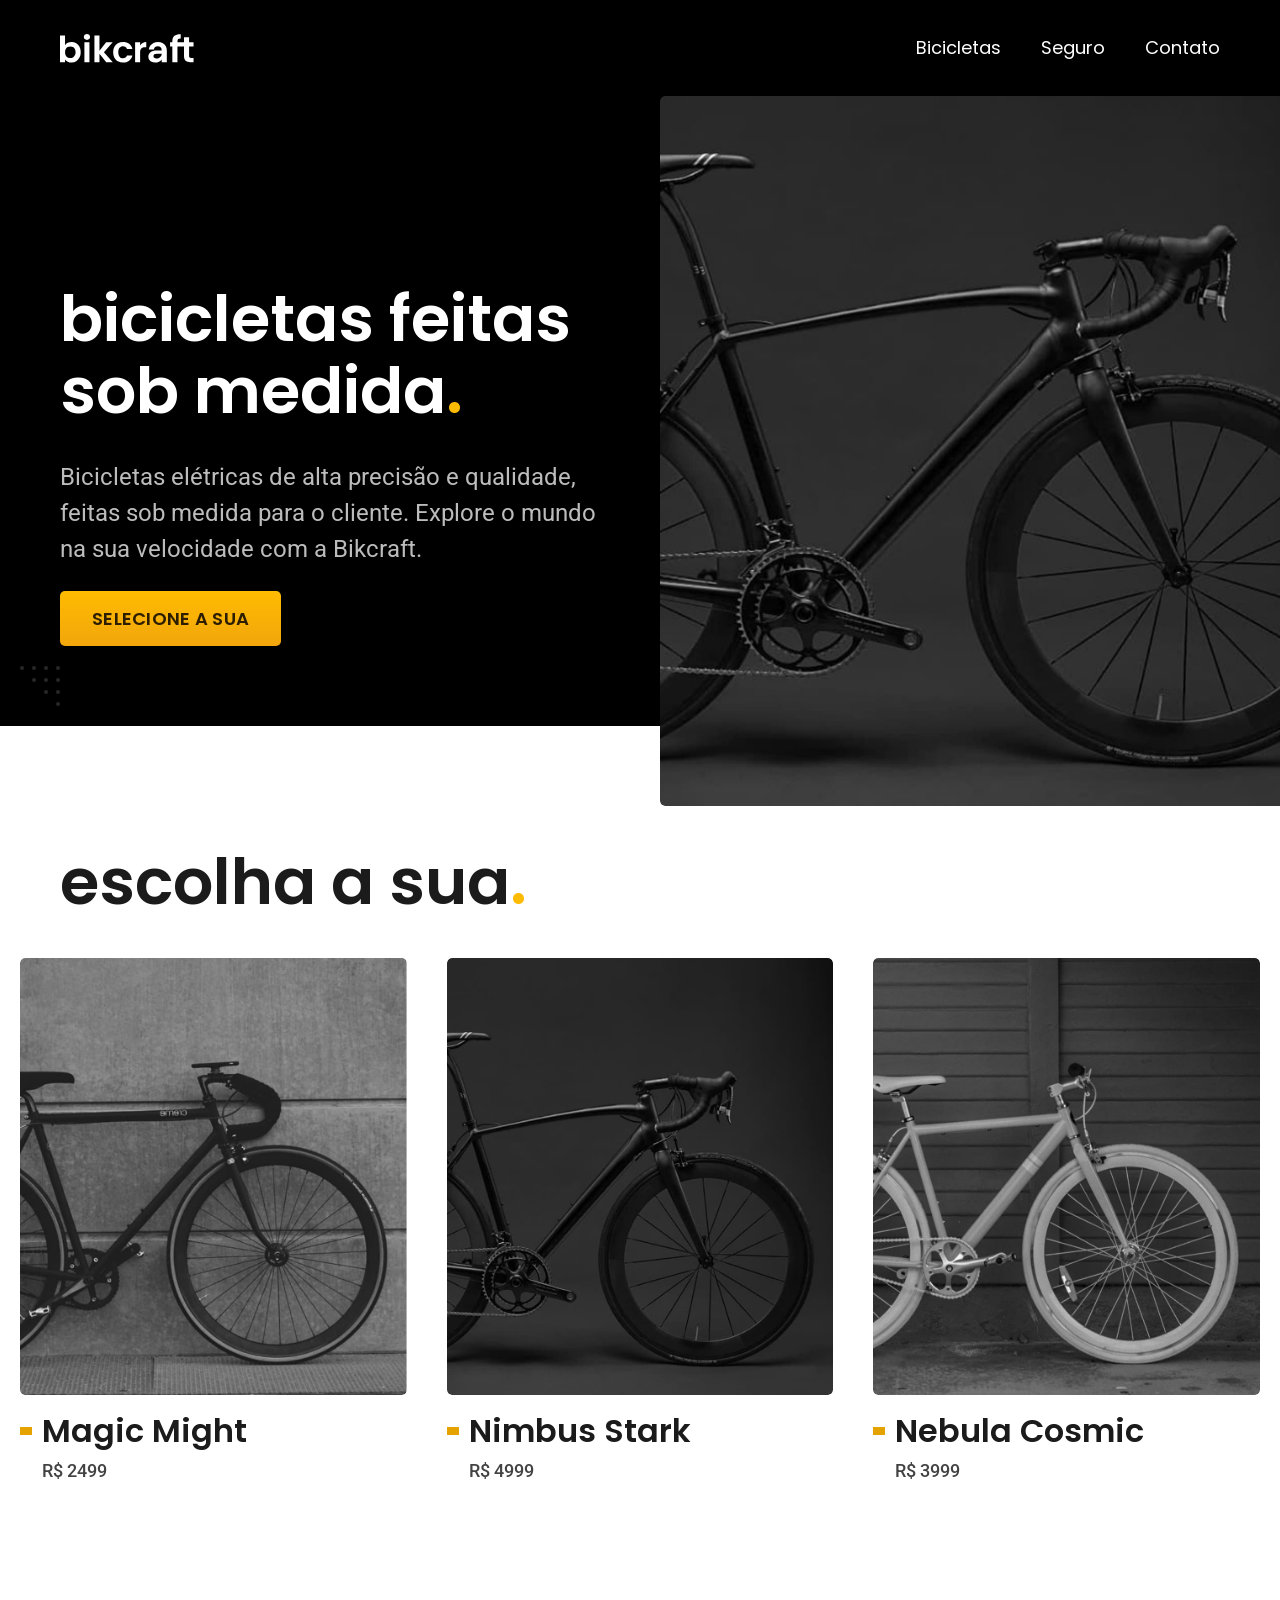
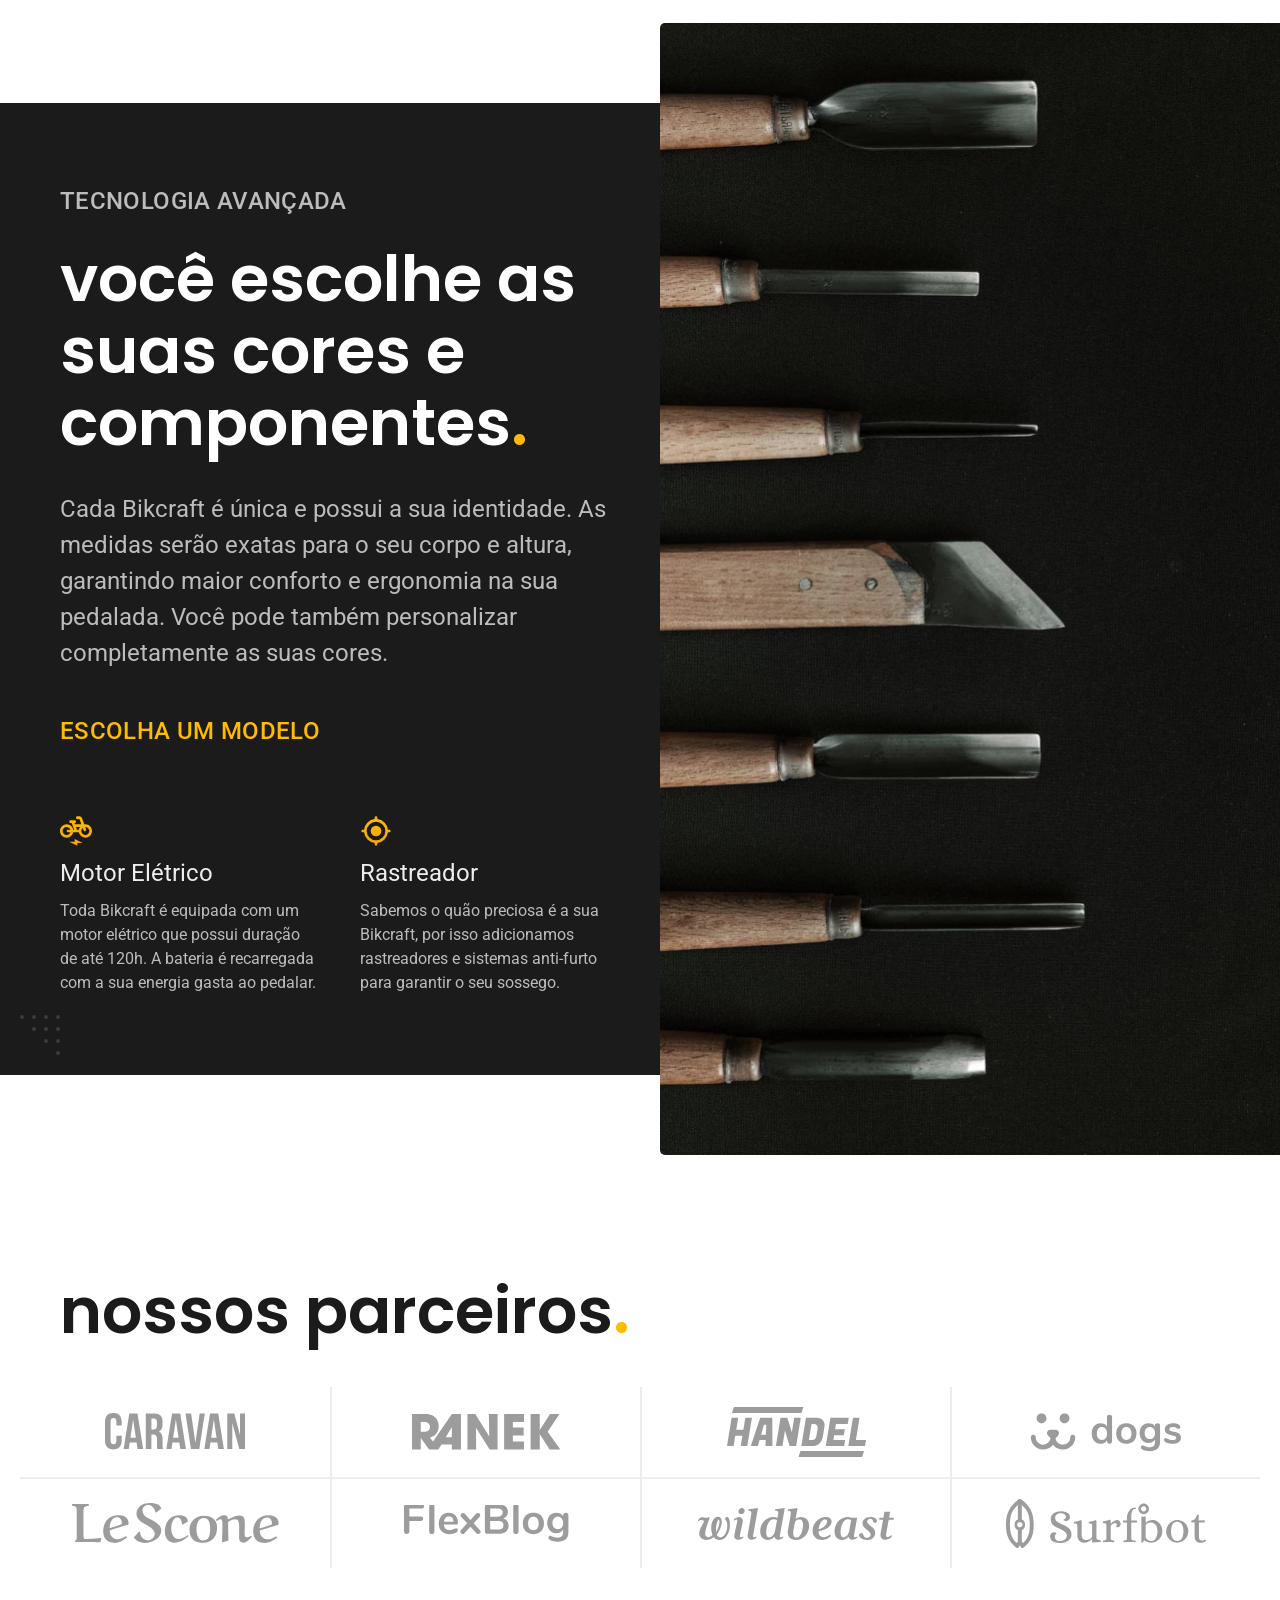
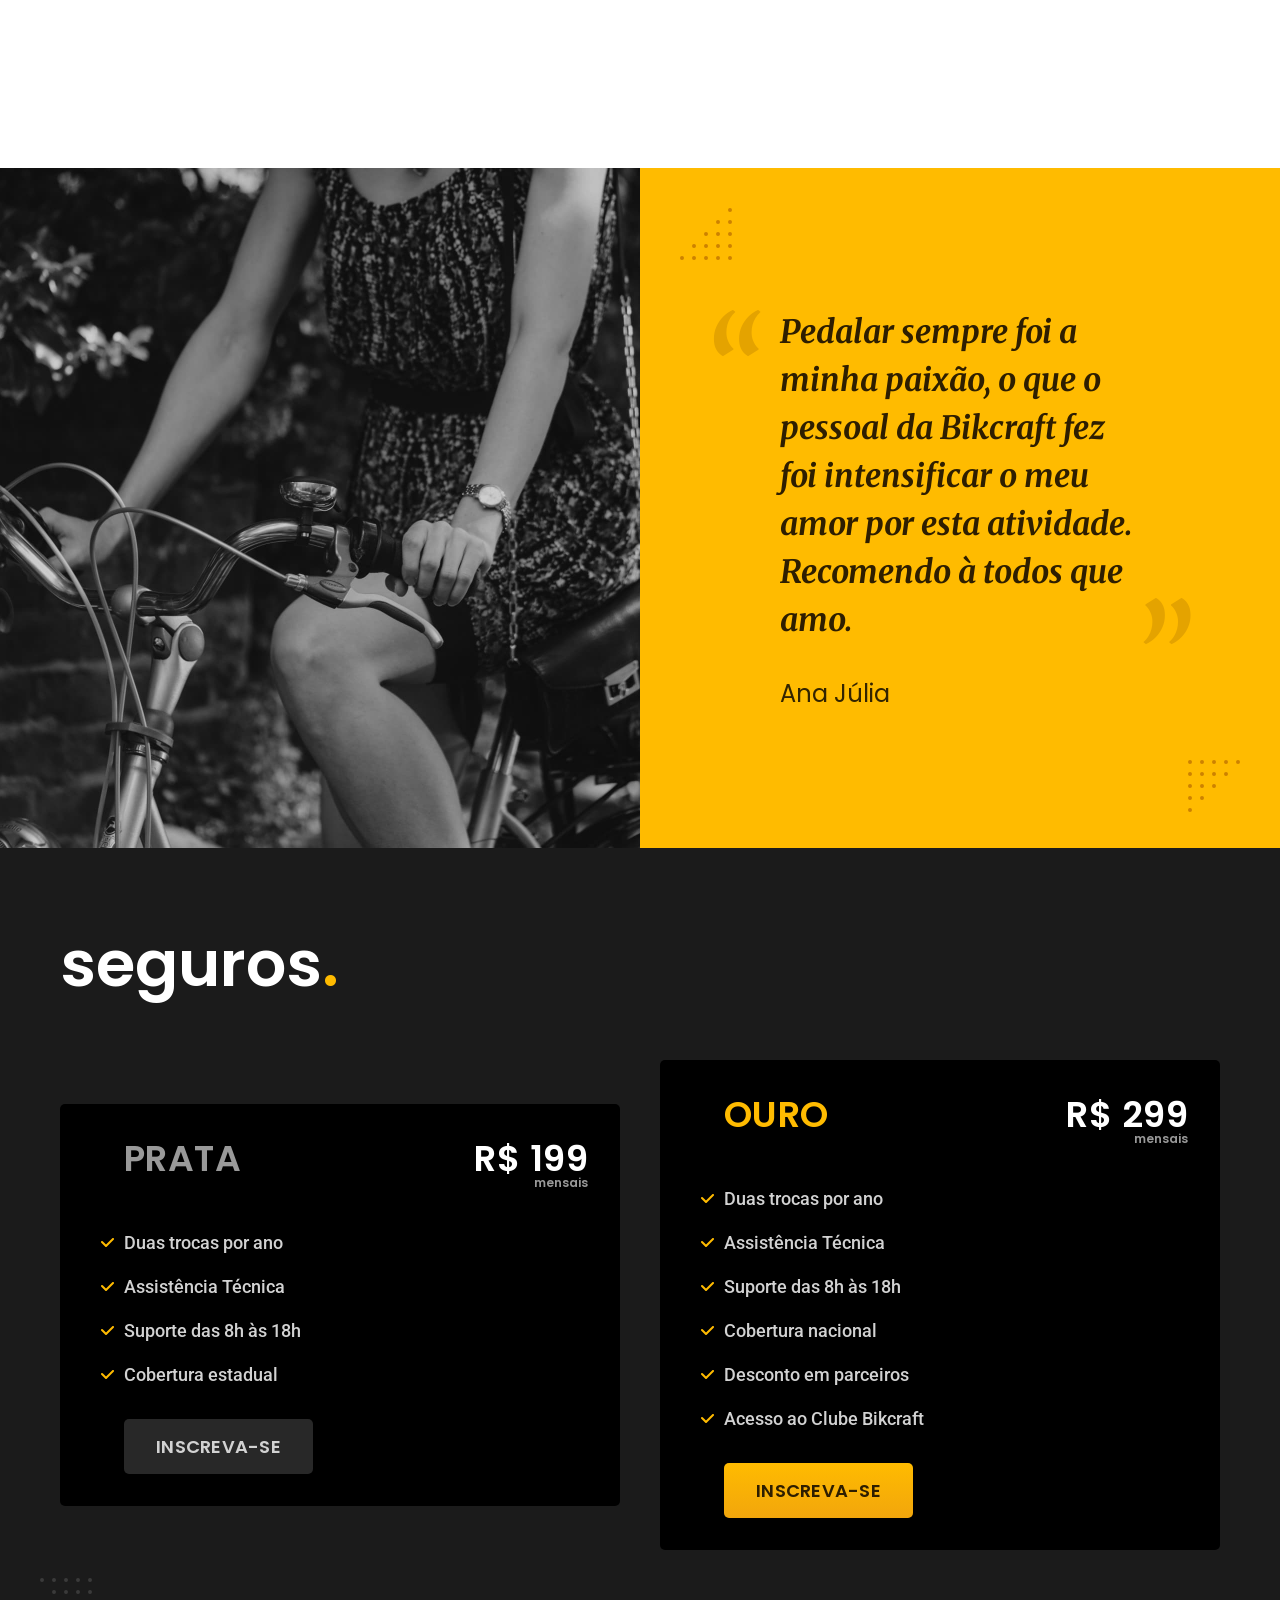
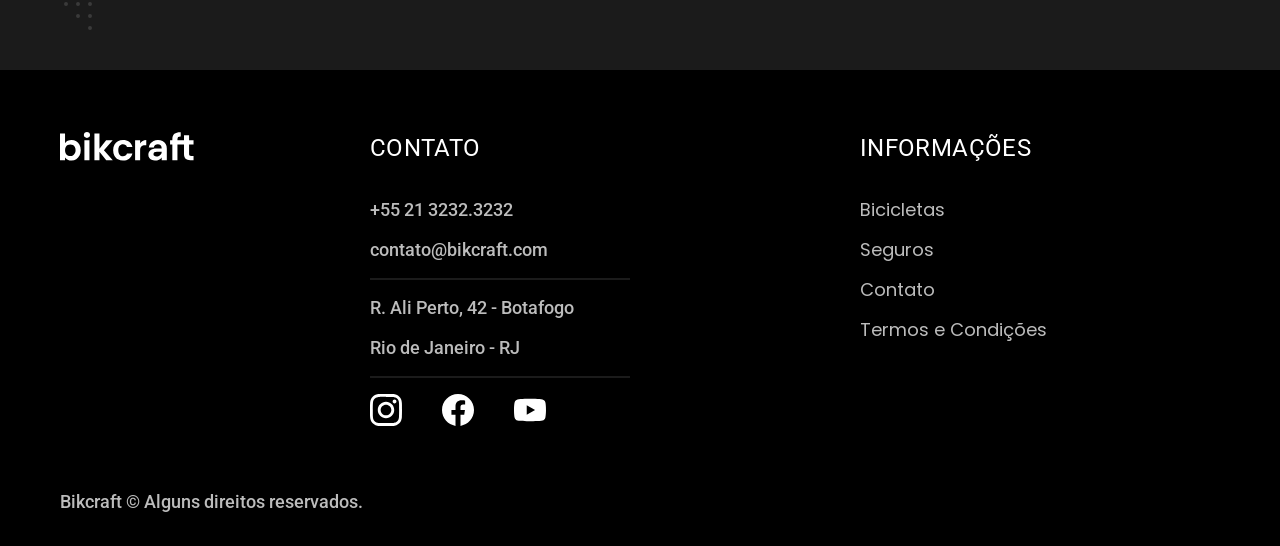
<file: index.html>
<!DOCTYPE html>
<html lang="pt-br">

<head>
  <meta charset="UTF-8">
  <meta name="viewport" content="width=device-width, initial-scale=1.0">

  <title>Bikcraft - Bicicletas Elétricas</title>
  <meta name="description" content="Bicicletas elétricas de alta precisão e qualidade,  feitas sob medida para o cliente. Explore o mundo na sua velocidade com a Bikcraft.">

  <link rel="shortcut icon" href="./favicon.svg" type="image/svg+xml">
  <link rel="preload" href="./css/style.min.css" as="style">
  <link rel="stylesheet" href="./css/style.min.css">
  <link rel="preconnect" href="https://fonts.googleapis.com">
  <link rel="preconnect" href="https://fonts.gstatic.com" crossorigin>
  <link href="https://fonts.googleapis.com/css2?family=Merriweather:ital,opsz,wght@1,18..144,700&family=Poppins:wght@400;600&family=Roboto:ital,wght@0,100..900;1,100..900&display=swap" rel="stylesheet">
  <script>document.documentElement.classList.add("js")</script>
  <script src="./js/simple-anime.js" defer></script>
  <script src="./js/script.js" defer></script>
</head>

<body>

  <header class="header__bg bg-c12" id="header">
    <div class="header__container">

      <a href="./" aria-label="Página inicial da Bikcraft">
        <img src="./img/bikcraft.svg" width="136" height="32" alt="Logo Bikcraft">
      </a>

      <nav aria-label="Principal">
        <ul class="header__menu font-1-m cor-0">
          <li><a href="./bicicletas.html">Bicicletas</a></li>
          <li><a href="./seguro.html">Seguro</a></li>
          <li><a href="./contato.html">Contato</a></li>
        </ul>

      </nav>
    </div>
  </header>

  <main class="main__bg bg-c12">
    <div class="main__container container">

      <div class="main__wrapper">
        <h1 class="main__titulo font-1-xxl cor-0 fadeInDown" data-anime="0">bicicletas feitas sob medida<span class="cor-p1">.</span></h1>

        <p class="font-2-l cor-5 fadeInDown" data-anime="200">Bicicletas elétricas de alta precisão e qualidade, feitas sob medida para o cliente. Explore o mundo na sua velocidade com a Bikcraft.</p>

        <a class="btn fadeInDown" href="./bicicletas.html" data-anime="400">selecione a sua</a>
      </div>

      <picture class="main__img fadeInDown" data-anime="600">
        <source media="(max-width: 1200px)" srcset="./img/bicicletas/nimbus.jpg">
        <img src="./img/fotos/img-intro.jpg" width="710" height="802" alt="Foto da Bicicleta Nimbus Preta">
      </picture>

    </div>
  </main>

  <article class="bicicletas">
    <h2 class="bicicletas__titulo font-1-xxl cor-11 container">escolha a sua<span class="cor-p1">.</span></h2>

    <ul class="bicicletas__lista">
      <li class="bicicletas__card">
        <a class="bicicletas__card-link" href="./bicicletas/magic.html">
          <div class="bicicletas__img-wrapper">
            <img src="./img/bicicletas/magic-home.jpg" width="920" height="1040" alt="Bicicleta Magic Might Preta">
          </div>
          <div class="bicicletas__info">
            <h3 class="font-1-xl cor-11">Magic Might</h3>
            <span class="font-2-m cor-8">R$ 2499</span>
          </div>
        </a>
      </li>

      <li class="bicicletas__card">
        <a class="bicicletas__card-link" href="./bicicletas/nimbus.html">
          <div class="bicicletas__img-wrapper">
            <img src="./img/bicicletas/nimbus-home.jpg" width="920" height="1040" alt="Bicicleta Nimbus Strak Preta">
          </div>
          <div class="bicicletas__info">
            <h3 class="font-1-xl cor-11">Nimbus Stark</h3>
            <span class="font-2-m cor-8">R$ 4999</span>
          </div>
        </a>
      </li>

      <li class="bicicletas__card">
        <a class="bicicletas__card-link" href="./bicicletas/nebula.html">
          <div class="bicicletas__img-wrapper">
            <img src="./img/bicicletas/nebula-home.jpg" width="920" height="1040" alt="Bicicleta Nebula Cosmic Branca">
          </div>
          <div class="bicicletas__info">
            <h3 class="font-1-xl cor-11">Nebula Cosmic</h3>
            <span class="font-2-m cor-8">R$ 3999</span>
          </div>
        </a>
      </li>

    </ul>
  </article>

  <article class="tecnologia__bg bg-c11">
    <div class="tecnologia__container container">
      <div class="tecnologia__wrapper">

        <span class="font-2-l-b uppercase cor-5">tecnologia avançada</span>

        <h2 class="tecnologia__titulo font-1-xxl cor-0">você escolhe as suas cores e componentes<span class="cor-p1">.</span></h2>

        <p class="font-2-l cor-5">Cada Bikcraft é única e possui a sua identidade. As medidas serão exatas para o seu corpo e altura, garantindo maior conforto e ergonomia na sua pedalada. Você pode também personalizar completamente as suas cores.</p>

        <a class="tecnologia__link font-2-l-b cor-p1" id="tecnologia-link" href="./bicicletas.html">escolha um modelo</a>

        <ul class="tecnologia__infos">
          <li>
            <img src="./img/icones/eletrica.svg" width="32" height="32" alt="">
            <h3 class="font-2-l cor-2">Motor Elétrico</h3>
            <p class="font-2-s cor-5">Toda Bikcraft é equipada com um motor elétrico que possui duração de até 120h. A bateria é recarregada com a sua energia gasta ao pedalar.</p>
          </li>

          <li>
            <img src="./img/icones/rastreador.svg" width="32" height="32" alt="">
            <h3 class="font-2-l cor-2">Rastreador</h3>
            <p class="font-2-s cor-5">Sabemos o quão preciosa é a sua Bikcraft, por isso adicionamos rastreadores e sistemas anti-furto para garantir o seu sossego.</p>
          </li>
        </ul>


      </div>

      <div class="tecnologia__img">
        <img src="./img/fotos/tecnologia.jpg" width="1422" height="2274" alt="">
      </div>

    </div>

  </article>

  <section class="parceiros" aria-labelledby="parceiros-titulo">
    <h2 class="parceiros__titulo font-1-xxl cor-11 container" id="parceiros-titulo">nossos parceiros<span class="cor-p1">.</span></h2>

    <ul class="parceiros__lista">
      <li><img src="./img/parceiros/caravan.svg" width="140" height="38" alt="logo Caravan"></li>
      <li><img src="./img/parceiros/ranek.svg" width="149" height="36" alt="logo Ranek"></li>
      <li><img src="./img/parceiros/handel.svg" width="139" height="50" alt="logo Handel"></li>
      <li><img src="./img/parceiros/dogs.svg" width="152" height="39" alt="logo Dogs"></li>
      <li><img src="./img/parceiros/lescone.svg" width="208" height="41" alt="logo Lescone"></li>
      <li><img src="./img/parceiros/flexblog.svg" width="165" height="38" alt="logo Flexblog"></li>
      <li><img src="./img/parceiros/wildbeast.svg" width="196" height="34" alt="logo wildbeast"></li>
      <li><img src="./img/parceiros/surfbot.svg" width="200" height="49" alt="logo Surfbot"></li>
    </ul>
  </section>

  <section class="depoimentos bg-p1" aria-label="Depoimentos">

    <div class="depoimentos__img">
      <img src="./img/fotos/depoimento.jpg" width="1560" height="1360" alt="">
    </div>

    <div class="depoimentos__container">
      <blockquote>
        <p class="font-0 cor-p6">Pedalar sempre foi a minha paixão, o que o pessoal da Bikcraft fez foi intensificar o meu amor por esta atividade. Recomendo à todos que amo.</p>
      </blockquote>
      <span class="font-1-l cor-p5">Ana Júlia</span>
    </div>

  </section>

  <article class="seguros bg-c11">

    <h2 class="seguros__titulo container font-1-xxl">seguros<span class="cor-p1">.</span></h2>

    <div class="seguros__container container">
      <div class="seguros__card bg-c12">
        <div class="seguros__card-topo">
          <h3 class="font-1-ll uppercase cor-6">prata</h3>

          <div class="seguros__card-preco">
            <span class="seguros__valor font-1-ll uppercase cor-0">R$ 199</span>
            <span class="font-1-xs cor-6">mensais</span>
          </div>
        </div>

        <ul class="seguros__lista font-2-m cor-4">
          <li>Duas trocas por ano</li>
          <li>Assistência Técnica</li>
          <li>Suporte das 8h às 18h</li>
          <li>Cobertura estadual</li>
        </ul>

        <a class="btn secundario" href="./orcamento.html?tipo=seguro&produto=prata">Inscreva-se</a>
      </div>

      <div class="seguros__card bg-c12">

        <div class="seguros__card-topo">

          <h3 class="font-1-ll uppercase cor-p1">Ouro</h3>

          <div class="seguros__card-preco">
            <span class="seguros__valor font-1-ll uppercase cor-0">R$ 299</span>
            <span class="font-1-xs cor-6">mensais</span>
          </div>

        </div>

        <ul class="seguros__lista font-2-m cor-4">
          <li>Duas trocas por ano</li>
          <li>Assistência Técnica</li>
          <li>Suporte das 8h às 18h</li>
          <li>Cobertura nacional</li>
          <li>Desconto em parceiros</li>
          <li>Acesso ao Clube Bikcraft</li>
        </ul>

        <a class="btn" href="./orcamento.html?tipo=seguro&produto=ouro">Inscreva-se</a>

      </div>
    </div>

  </article>

  <footer class="footer__bg bg-c12">
    <div class="footer__container container">
      <a href="#header"><img src="./img/bikcraft.svg" width="136" height="32" alt="Logo Bikcraft"></a>

      <div class="footer__contato">
        <h3 class="font-2-l uppercase cor-0">contato</h3>

        <ul class="footer__lista contato font-2-m cor-5">
          <li><a href="tel:+552132323232">+55 21 3232.3232</a></li>
          <li><a href="mailto:contato@bikcraft.com">contato@bikcraft.com</a></li>
          <li>R. Ali Perto, 42 - Botafogo</li>
          <li>Rio de Janeiro - RJ</li>
        </ul>

        <ul class="footer__lista redes">
          <li><a href="http://www.instagram.com" target="_blank"><img src="./img/redes/instagram-p 1.svg" width="32" height="32" alt="Perfil no Instagram"></a></li>

          <li><a href="http://www.facebook.com" target="_blank"><img src="./img/redes/facebook-p 1.svg" width="32" height="32" alt="Perfil no Facebook"></a></li>

          <li><a href="http://www.youtube.com" target="_blank"><img src="./img/redes/youtube-p 1.svg" width="32" height="32" alt="Canal do Youtube"></a></li>
        </ul>
      </div>

      <div class="footer__informacoes">
        <h3 class="font-2-l uppercase cor-0">informações</h3>

        <nav>
          <ul class="footer__lista font-1-m cor-5 ">
            <li><a href="./bicicletas.html" target="_blank">Bicicletas</a></li>
            <li><a href="./seguro.html" target="_blank">Seguros</a></li>
            <li><a href="./contato.html" target="_blank">Contato</a></li>
            <li><a href="./termos.html" target="_blank">Termos e Condições</a></li>
          </ul>
        </nav>

      </div>
    </div>

    <span class="footer__copyright container font-2-m cor-5">Bikcraft © Alguns direitos reservados.</span>

  </footer>

</body>

</html>
</file>
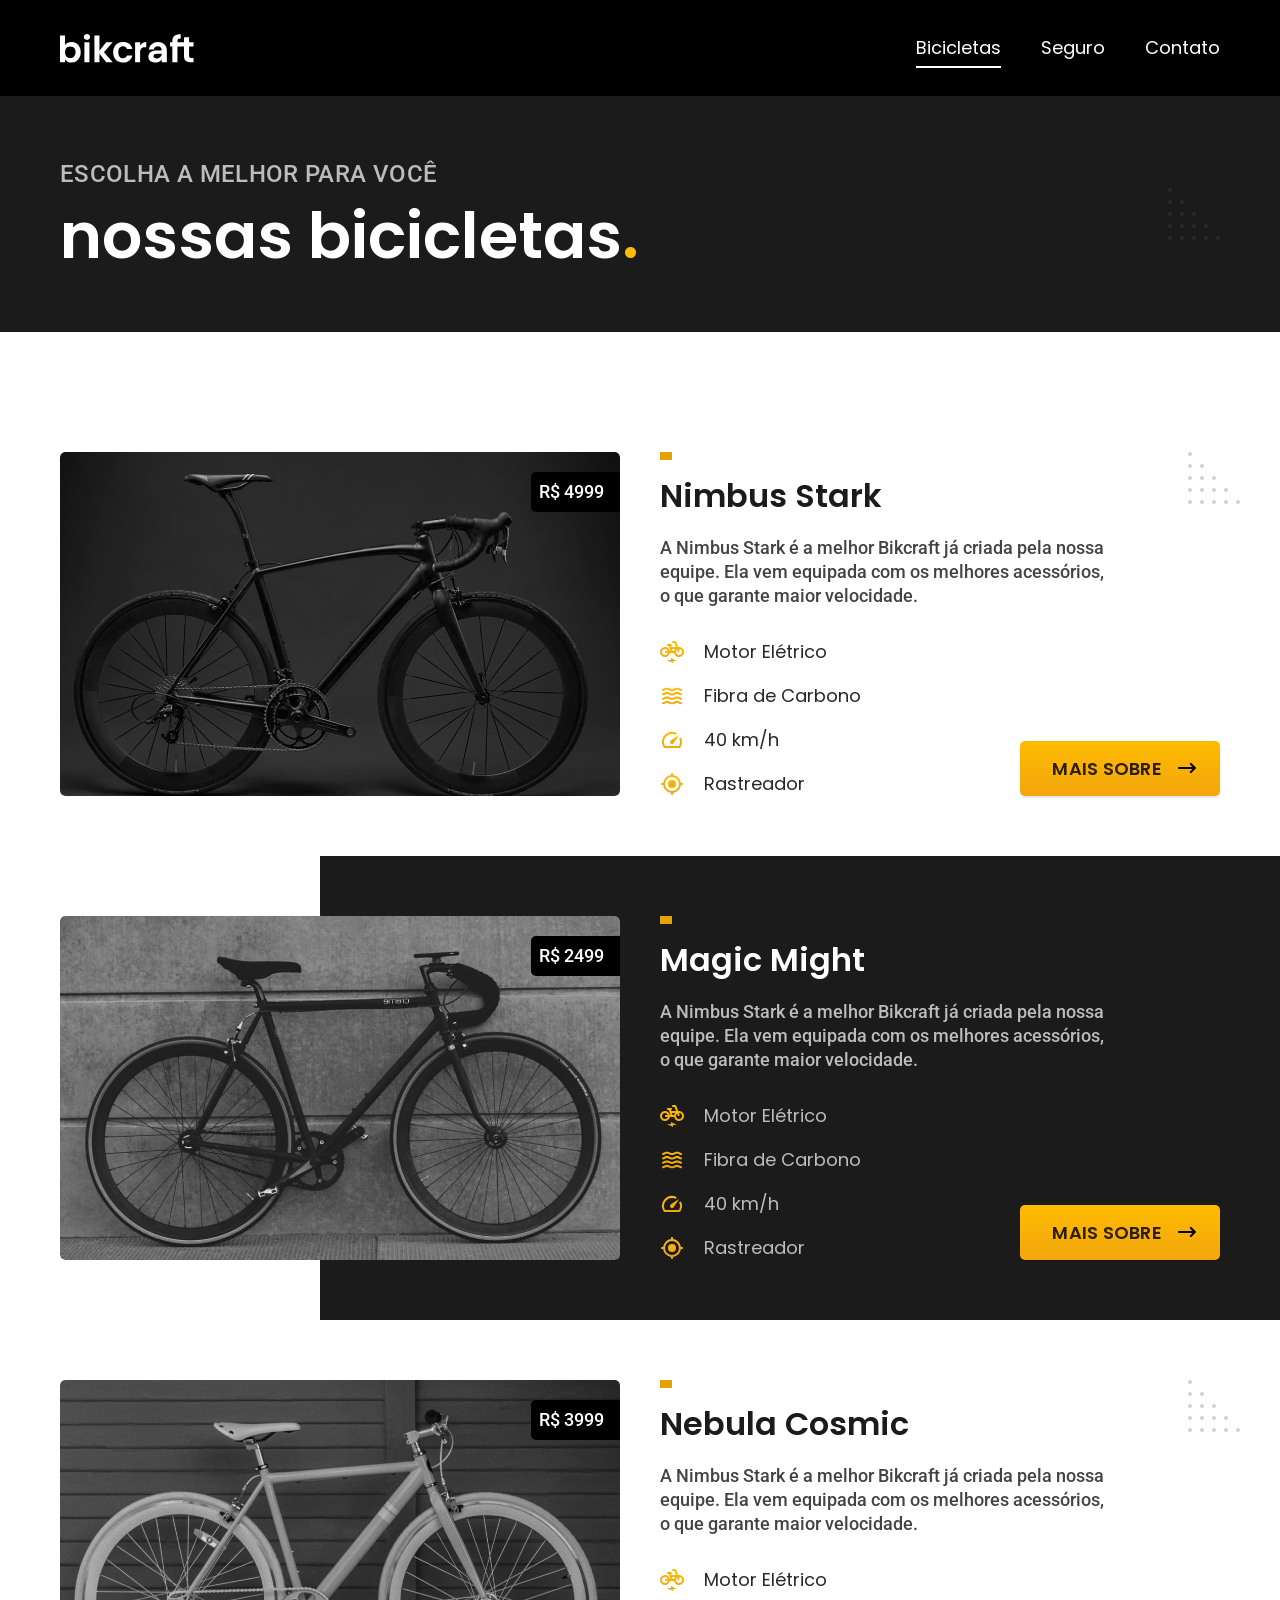
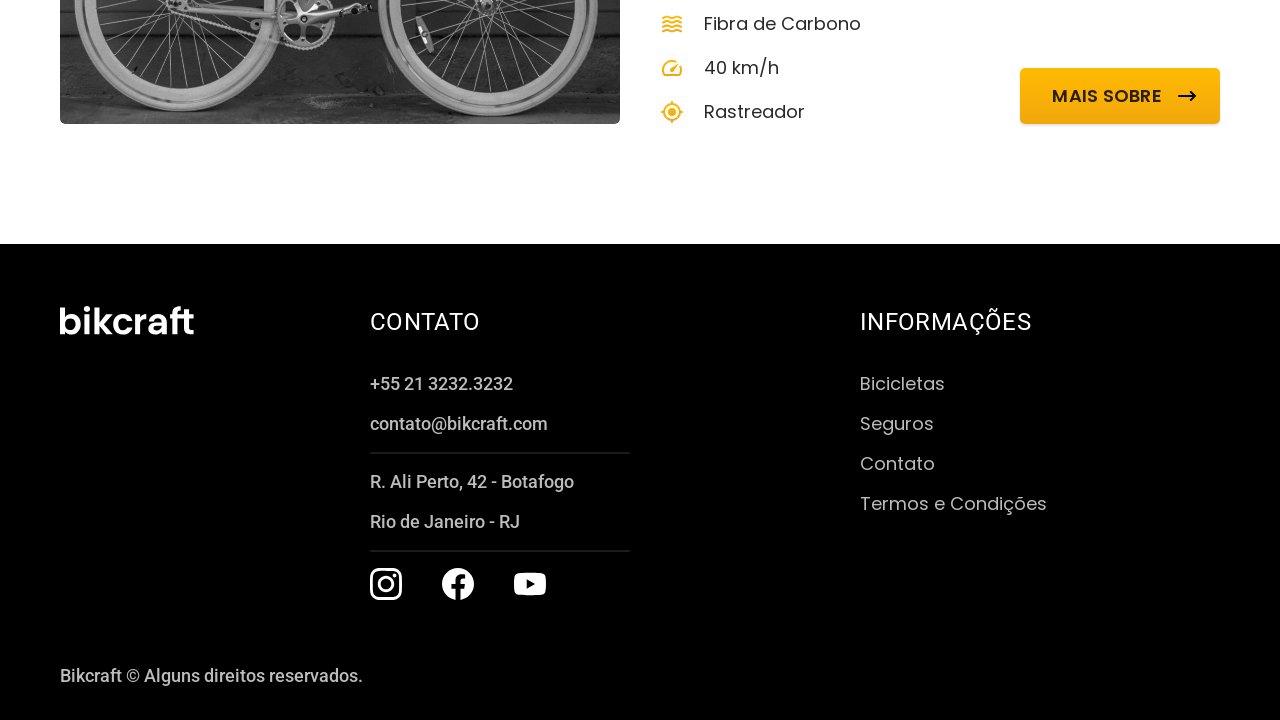
<file: bicicletas.html>
<!DOCTYPE html>
<html lang="pt-br">

<head>
  <meta charset="UTF-8">
  <meta name="viewport" content="width=device-width, initial-scale=1.0">

  <title>Bicicletas | Bikcraft</title>
  <meta name="description" content="Confira nossa seleção de bicicletas de alta qualidade.">

  <link rel="shortcut icon" href="./favicon.svg" type="image/svg+xml">
  <link rel="preload" href="./css/style.min.css" as="style">
  <link rel="stylesheet" href="./css/style.min.css">
  <link rel="preconnect" href="https://fonts.googleapis.com">
  <link rel="preconnect" href="https://fonts.gstatic.com" crossorigin>
  <link href="https://fonts.googleapis.com/css2?family=Merriweather:ital,opsz,wght@1,18..144,700&family=Poppins:wght@400;600&family=Roboto:ital,wght@0,100..900;1,100..900&display=swap" rel="stylesheet">
  <script>document.documentElement.classList.add("js")</script>
  <script src="./js/simple-anime.js" defer></script>
  <script src="./js/script.js" defer></script>
</head>

<body>

  <header class="header__bg bg-c12" id="header">
    <div class="header__container">

      <a href="./" aria-label="Página inicial da Bikcraft">
        <img src="./img/bikcraft.svg" width="136" height="32" alt="Logo Bikcraft">
      </a>

      <nav aria-label="Principal">
        <ul class="header__menu font-1-m cor-0">
          <li><a href="./bicicletas.html">Bicicletas</a></li>
          <li><a href="./seguro.html">Seguro</a></li>
          <li><a href="./contato.html">Contato</a></li>
        </ul>

      </nav>
    </div>
  </header>

  <main>

    <div class="titulo__bg">
      <div class="titulo container">
        <p class="font-2-l-b uppercase cor-5">escolha a melhor para você</p>
        <h1 class="font-1-xxl cor-0">nossas bicicletas<span class="cor-p1">.</span></h1>
      </div>
    </div>

    <section id="bicicletas" class="bicicletas">
      <ul class="bicicletas__lista font-2-m cor-8">

        <li class="bike-card">
          <div class="bike-card__container container">
            <div class="bike-card__img">
              <img src="./img/bicicletas/originais/nimbus.jpg" width="1120" height="680" alt="Bicicleta Nimbus Preta">
              <span class="bike-card__preco font-2-m cor-0">R$ 4999</span>
            </div>

            <div class="bike-card__info">
              <h2 class="font-1-xl cor-11">Nimbus Stark</h2>
              <p>A Nimbus Stark é a melhor Bikcraft já criada pela nossa equipe. Ela vem equipada com os melhores acessórios, o que garante maior velocidade.</p>

              <div class="bike-card__bottom">

                <ul class="bike-card__lista font-1-m cor-10">
                  <li><img src="./img/icones/eletrica.svg" width="32" height="32" alt="">Motor Elétrico</li>
                  <li><img src="./img/icones/carbono.svg" width="32" height="32" alt="">Fibra de Carbono</li>
                  <li><img src="./img/icones/velocidade.svg" width="32" height="32" alt="">40 km/h</li>
                  <li><img src="./img/icones/rastreador.svg" width="32" height="32" alt="">Rastreador</li>
                </ul>

                <a class="btn" href="./bicicletas/nimbus.html">Mais sobre</a>

              </div>
            </div>
          </div>
        </li>

        <li class="bike-card">
          <div class="bike-card__container container">
            <div class="bike-card__img">
              <img src="./img/bicicletas/originais/magic.jpg" width="1120" height="680" alt="Bicicleta Magic Might Preta">
              <span class="bike-card__preco font-2-m cor-0">R$ 2499</span>
            </div>

            <div class="bike-card__info">
              <h2 class="font-1-xl cor-11">Magic Might</h2>
              <p>A Nimbus Stark é a melhor Bikcraft já criada pela nossa equipe. Ela vem equipada com os melhores acessórios, o que garante maior velocidade.</p>

              <div class="bike-card__bottom">

                <ul class="bike-card__lista font-1-m cor-10">
                  <li><img src="./img/icones/eletrica.svg" width="32" height="32" alt="">Motor Elétrico</li>
                  <li><img src="./img/icones/carbono.svg" width="32" height="32" alt="">Fibra de Carbono</li>
                  <li><img src="./img/icones/velocidade.svg" width="32" height="32" alt="">40 km/h</li>
                  <li><img src="./img/icones/rastreador.svg" width="32" height="32" alt="">Rastreador</li>
                </ul>

                <a class="btn" href="./bicicletas/magic.html">Mais sobre</a>

              </div>
            </div>
          </div>
        </li>

        <li class="bike-card">
          <div class="bike-card__container container">
            <div class="bike-card__img">
              <img src="./img/bicicletas/originais/nebula.jpg" width="1120" height="680" alt="Bicicleta Nebula Cosmic Branca">
              <span class="bike-card__preco font-2-m cor-0">R$ 3999</span>
            </div>

            <div class="bike-card__info">
              <h2 class="font-1-xl cor-11">Nebula Cosmic</h2>
              <p>A Nimbus Stark é a melhor Bikcraft já criada pela nossa equipe. Ela vem equipada com os melhores acessórios, o que garante maior velocidade.</p>

              <div class="bike-card__bottom">

                <ul class="bike-card__lista font-1-m cor-10">
                  <li><img src="./img/icones/eletrica.svg" width="32" height="32" alt="">Motor Elétrico</li>
                  <li><img src="./img/icones/carbono.svg" width="32" height="32" alt="">Fibra de Carbono</li>
                  <li><img src="./img/icones/velocidade.svg" width="32" height="32" alt="">40 km/h</li>
                  <li><img src="./img/icones/rastreador.svg" width="32" height="32" alt="">Rastreador</li>
                </ul>

                <a class="btn" href="./bicicletas/nebula.html">Mais sobre</a>

              </div>
            </div>
          </div>
        </li>

      </ul>
    </section>

  </main>



  <footer class="footer__bg bg-c12">
    <div class="footer__container container">
      <a href="#header"><img src="./img/bikcraft.svg" width="136" height="32" alt="Logo Bikcraft"></a>

      <div class="footer__contato">
        <h3 class="font-2-l uppercase cor-0">contato</h3>

        <ul class="footer__lista contato font-2-m cor-5">
          <li><a href="tel:+552132323232">+55 21 3232.3232</a></li>
          <li><a href="mailto:contato@bikcraft.com">contato@bikcraft.com</a></li>
          <li>R. Ali Perto, 42 - Botafogo</li>
          <li>Rio de Janeiro - RJ</li>
        </ul>

        <ul class="footer__lista redes">
          <li><a href="instagram.com" target="_blank"><img src="./img/redes/instagram-p 1.svg" width="32" height="32" alt="Perfil no Instagram"></a></li>

          <li><a href="facebook.com" target="_blank"><img src="./img/redes/facebook-p 1.svg" width="32" height="32" alt="Perfil no Facebook"></a></li>

          <li><a href="youtube.com" target="_blank"><img src="./img/redes/youtube-p 1.svg" width="32" height="32" alt="Canal do Youtube"></a></li>
        </ul>
      </div>

      <div class="footer__informacoes">
        <h3 class="font-2-l uppercase cor-0">informações</h3>

        <nav>
          <ul class="footer__lista font-1-m cor-5 ">
            <li><a href="./bicicletas.html" target="_blank">Bicicletas</a></li>
            <li><a href="./seguro.html" target="_blank">Seguros</a></li>
            <li><a href="./contato.html" target="_blank">Contato</a></li>
            <li><a href="./termos.html" target="_blank">Termos e Condições</a></li>
          </ul>
        </nav>

      </div>
    </div>

    <span class="footer__copyright container font-2-m cor-5">Bikcraft © Alguns direitos reservados.</span>

  </footer>
</body>
</file>
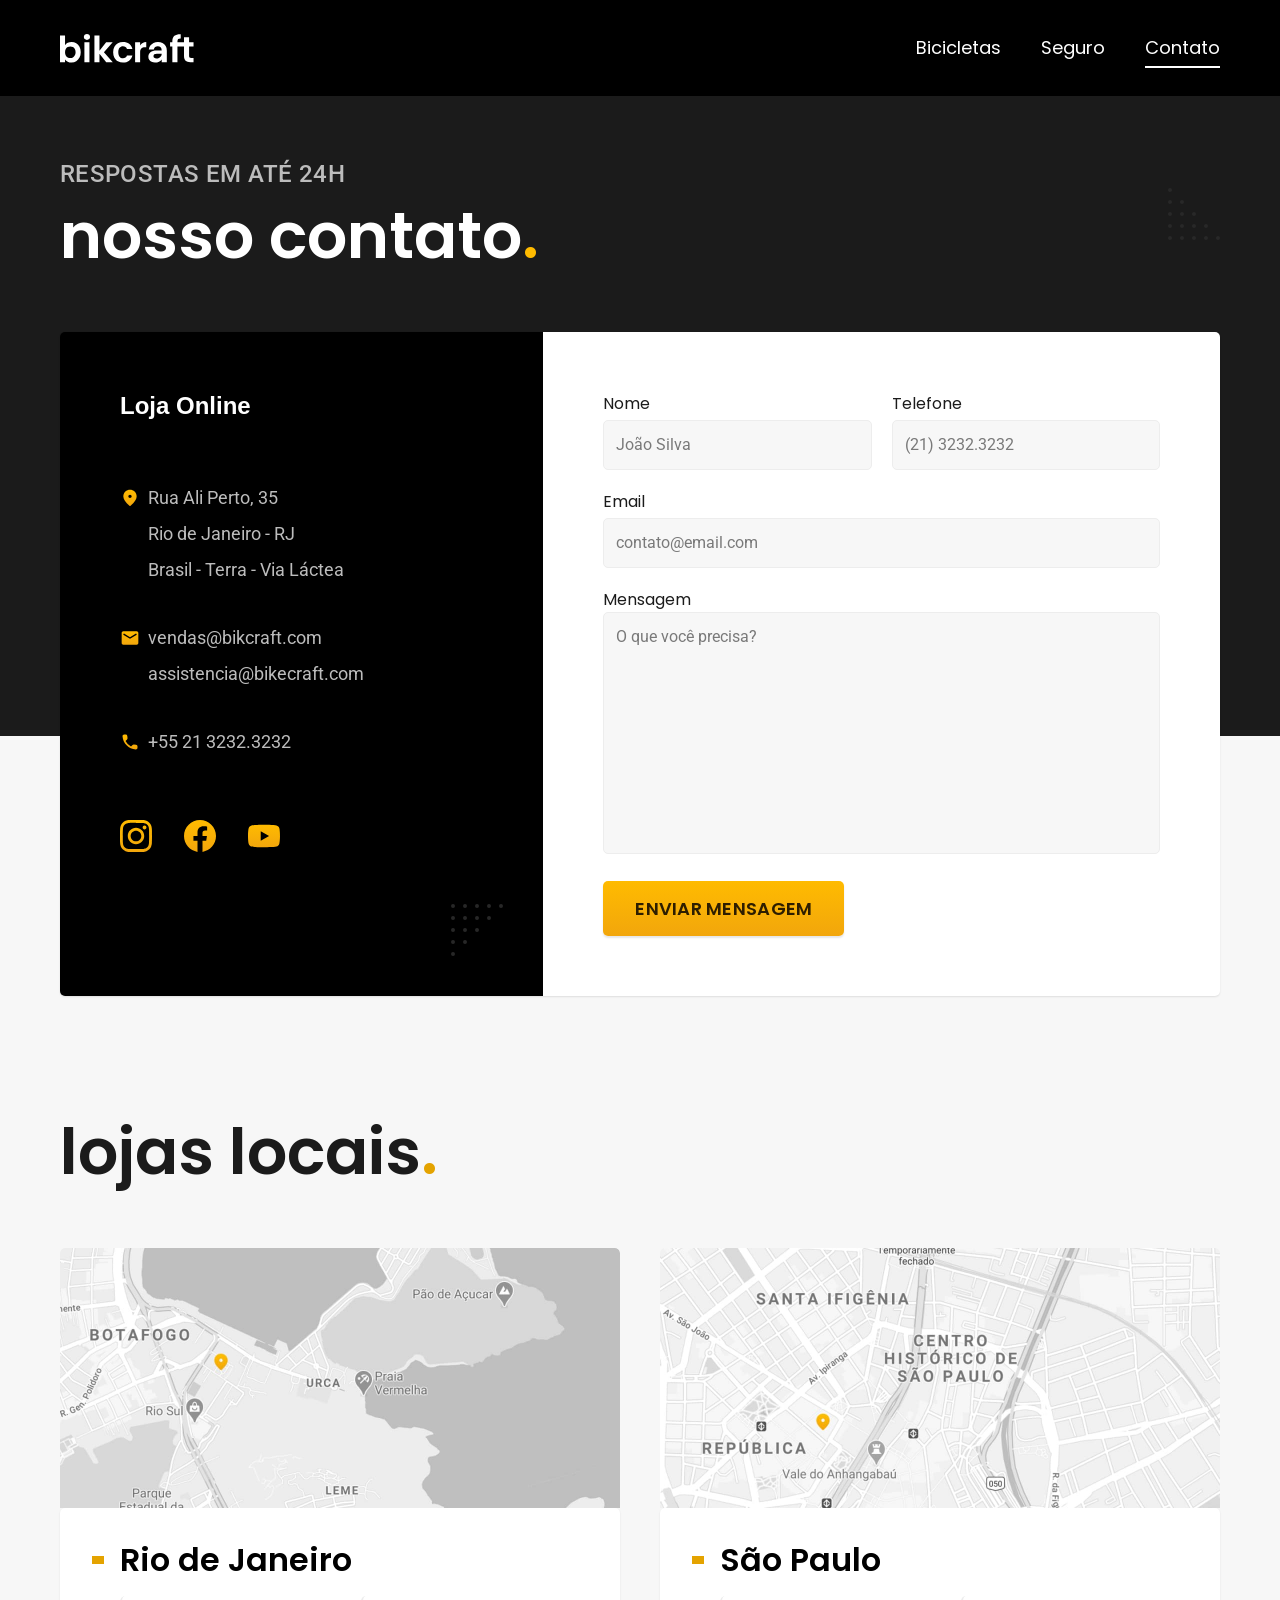
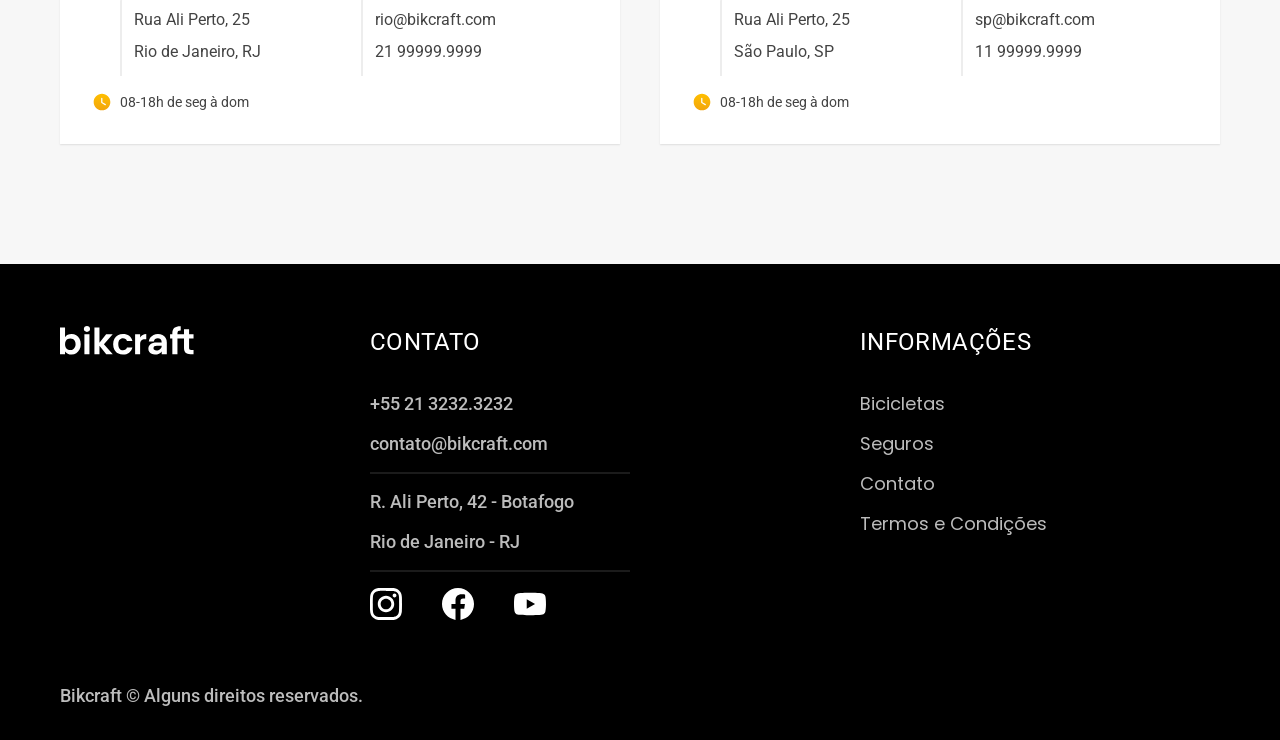
<file: contato.html>
<!DOCTYPE html>
<html lang="pt-br">

<head>
  <meta charset="UTF-8">
  <meta name="viewport" content="width=device-width, initial-scale=1.0">

  <title>Contato | Bikcraft</title>
  <meta name="description" content="Todas as nossas opções de contato você encontra aqui.">

  <link rel="shortcut icon" href="favicon.svg" type="image  /svg+xml">
  <link rel="preload" href="./css/style.min.css" as="style">
  <link rel="stylesheet" href="./css/style.min.css">
  <link rel="preconnect" href="https://fonts.googleapis.com">
  <link rel="preconnect" href="https://fonts.gstatic.com" crossorigin>
  <link href="https://fonts.googleapis.com/css2?family=Merriweather:ital,opsz,wght@1,18..144,700&family=Poppins:wght@400;600&family=Roboto:ital,wght@0,100..900;1,100..900&display=swap" rel="stylesheet">
  <script>document.documentElement.classList.add("js")</script>
  <script src="./js/simple-anime.js" defer></script>
  <script src="./js/script.js" defer></script>
  <script src="./js/formulario.js" defer></script>
</head>

<body id="contato">

  <header class="header__bg bg-c12" id="header">
    <div class="header__container">

      <a href="./" aria-label="Página inicial da Bikcraft">
        <img src="./img/bikcraft.svg" width="136" height="32" alt="Logo Bikcraft">
      </a>

      <nav aria-label="Principal">
        <ul class="header__menu font-1-m cor-0">
          <li><a href="./bicicletas.html">Bicicletas</a></li>
          <li><a href="./seguro.html">Seguro</a></li>
          <li><a href="./contato.html">Contato</a></li>
        </ul>

      </nav>
    </div>
  </header>

  <main>

    <div class="titulo__bg">
      <div class="titulo container">
        <p class="font-2-l-b uppercase cor-5">respostas em até 24h</p>
        <h1 class="font-1-xxl cor-0">nosso contato<span class="cor-p1">.</span></h1>
      </div>
    </div>

    <section class="contato-bg bg-c11" aria-label="Endereço">
      <div class="contato__container container">
        <div class="contato__listas bg-c12">

          <h2 class="font-1-s-b">Loja Online</h2>

          <div class="contato__endereco font-2-m cor-5">
            <img src="./img/icones/local.svg" width="20" height="20" alt="">
            <p>Rua Ali Perto, 35</p>
            <p>Rio de Janeiro - RJ</p>
            <p>Brasil - Terra - Via Láctea</p>
          </div>

          <address class="contato__emails font-2-m cor-5">
            <img src="./img/icones/email.svg" width="20" height="20" alt="">
            <a href="mailto:vendas@bikcraft.com">vendas@bikcraft.com</a>
            <a href="mailto:assistencia@bikcraft.com">assistencia@bikecraft.com</a>
            <img src="./img/icones/telefone.svg" width="20" height="20" alt="">
            <a href="tel:+552132323232">+55 21 3232.3232</a href="tel:+552132323232">
          </address>

          <ul class="contato__redes">
            <li><a href="instagram.com" target="_blank"><img src="./img/redes/instagram-p.svg" width="32" height="32" alt="Perfil no Instagram"></a></li>

            <li><a href="facebook.com" target="_blank"><img src="./img/redes/facebook-p.svg" width="32" height="32" alt="Perfil no Facebook"></a></li>

            <li><a href="youtube.com" target="_blank"><img src="./img/redes/youtube-p.svg" width="32" height="32" alt="Canal do Youtube"></a></li>
          </ul>

        </div>

        <section aria-label="Formulário de Contato">
          <form class="form bg-c0" action="./enviar.php" method="post">
            <div>
              <label for="nome">Nome</label>
              <input type="text" id="nome" name="nome" placeholder="João Silva" required aria-required="true">
            </div>

            <div>
              <label for="telefone">Telefone</label>
              <input type="tel" id="telefone" name="telefone" placeholder="(21) 3232.3232" required aria-required="true">
            </div>

            <div class="col-2">
              <label for="email">Email</label>
              <input type="email" id="email" name="email" placeholder="contato@email.com" aria-required="true" required>
            </div>

            <div class="col-2">
              <label for="mensagem">Mensagem</label>
              <textarea id="mensagem" name="mensagem" rows="9" placeholder="O que você precisa?" required aria-required="true"></textarea>
            </div>

            <button class="btn col-2">enviar mensagem</button>

          </form>
        </section>
      </div>
    </section>

  </main>

  <section class="localizacao-bg bg-c1" aria-labelledby="localizacao-titulo">
    <div class="localizacao__container container">

      <h2 id="localizacao-titulo" class="font-1-xxl cor-11">lojas locais<span class="cor-p2">.</span></h2>

      <div class="localizacao__card cor-8 font-2-s">
        <div>
          <img src="./img/mapas/rj.jpg" width="1120" height="520" alt="Mapa de localização da loja no Rio de Janeiro em Rua Ali Perto, 25, Botafogo">
        </div>

        <div class="localizacao__card-info">
          <h3 class="font-1-xl cor-12">Rio de Janeiro</h3>

          <div class="localizacao__card-listas">
            <div class="localizacao__lista-endereco">
              <p>Rua Ali Perto, 25</p>
              <p>Rio de Janeiro, RJ</p>
            </div>

            <div class="localizacao__lista-contato">
              <a href="mailto:rio@bikcraft.com">rio@bikcraft.com</a>
              <a href="tel:+552199999.9999">21 99999.9999</a>
            </div>
          </div>

          <img src="./img/icones/horario.svg" width="20" height="20" alt="">
          <span class="font-2-xs">08-18h de seg à dom</span>
        </div>
      </div>

      <div class="localizacao__card cor-8 font-2-s">
        <div>
          <img src="./img/mapas/sp.jpg" width="1120" height="520" alt="Mapa de localização da loja em São Paulo na Rua Ali Perto, 25, Pinheiros">
        </div>

        <div class="localizacao__card-info">
          <h3 class="font-1-xl cor-12">São Paulo</h3>

          <div class="localizacao__card-listas">
            <div class="localizacao__lista-endereco">
              <p>Rua Ali Perto, 25</p>
              <p>São Paulo, SP</p>
            </div>

            <div class="localizacao__lista-contato">
              <a href="mailto:sp@bikcraft.com">sp@bikcraft.com</a>
              <a href="tel:+551199999.9999">11 99999.9999</a>
            </div>
          </div>

          <img src="./img/icones/horario.svg" width="20" height="20" alt="">
          <span class="font-2-xs">08-18h de seg à dom</span>
        </div>
      </div>
    </div>
  </section>

  <footer class="footer__bg bg-c12">
    <div class="footer__container container">
      <a href="#header"><img src="./img/bikcraft.svg" width="136" height="32" alt="Logo Bikcraft"></a>

      <div class="footer__contato">
        <h3 class="font-2-l uppercase cor-0">contato</h3>

        <ul class="footer__lista contato font-2-m cor-5">
          <li><a href="tel:+552132323232">+55 21 3232.3232</a></li>
          <li><a href="mailto:contato@bikcraft.com">contato@bikcraft.com</a></li>
          <li>R. Ali Perto, 42 - Botafogo</li>
          <li>Rio de Janeiro - RJ</li>
        </ul>

        <ul class="footer__lista redes">
          <li><a href="instagram.com" target="_blank"><img src="./img/redes/instagram-p 1.svg" width="32" height="32" alt="Perfil no Instagram"></a></li>

          <li><a href="facebook.com" target="_blank"><img src="./img/redes/facebook-p 1.svg" width="32" height="32" alt="Perfil no Facebook"></a></li>

          <li><a href="youtube.com" target="_blank"><img src="./img/redes/youtube-p 1.svg" width="32" height="32" alt="Canal do Youtube"></a></li>
        </ul>
      </div>

      <div class="footer__informacoes">
        <h3 class="font-2-l uppercase cor-0">informações</h3>

        <nav>
          <ul class="footer__lista font-1-m cor-5 ">
            <li><a href="./bicicletas.html" target="_blank">Bicicletas</a></li>
            <li><a href="./seguro.html" target="_blank">Seguros</a></li>
            <li><a href="./contato.html" target="_blank">Contato</a></li>
            <li><a href="./termos.html" target="_blank">Termos e Condições</a></li>
          </ul>
        </nav>

      </div>
    </div>

    <span class="footer__copyright container font-2-m cor-5">Bikcraft © Alguns direitos reservados.</span>

  </footer>
</body>
</file>
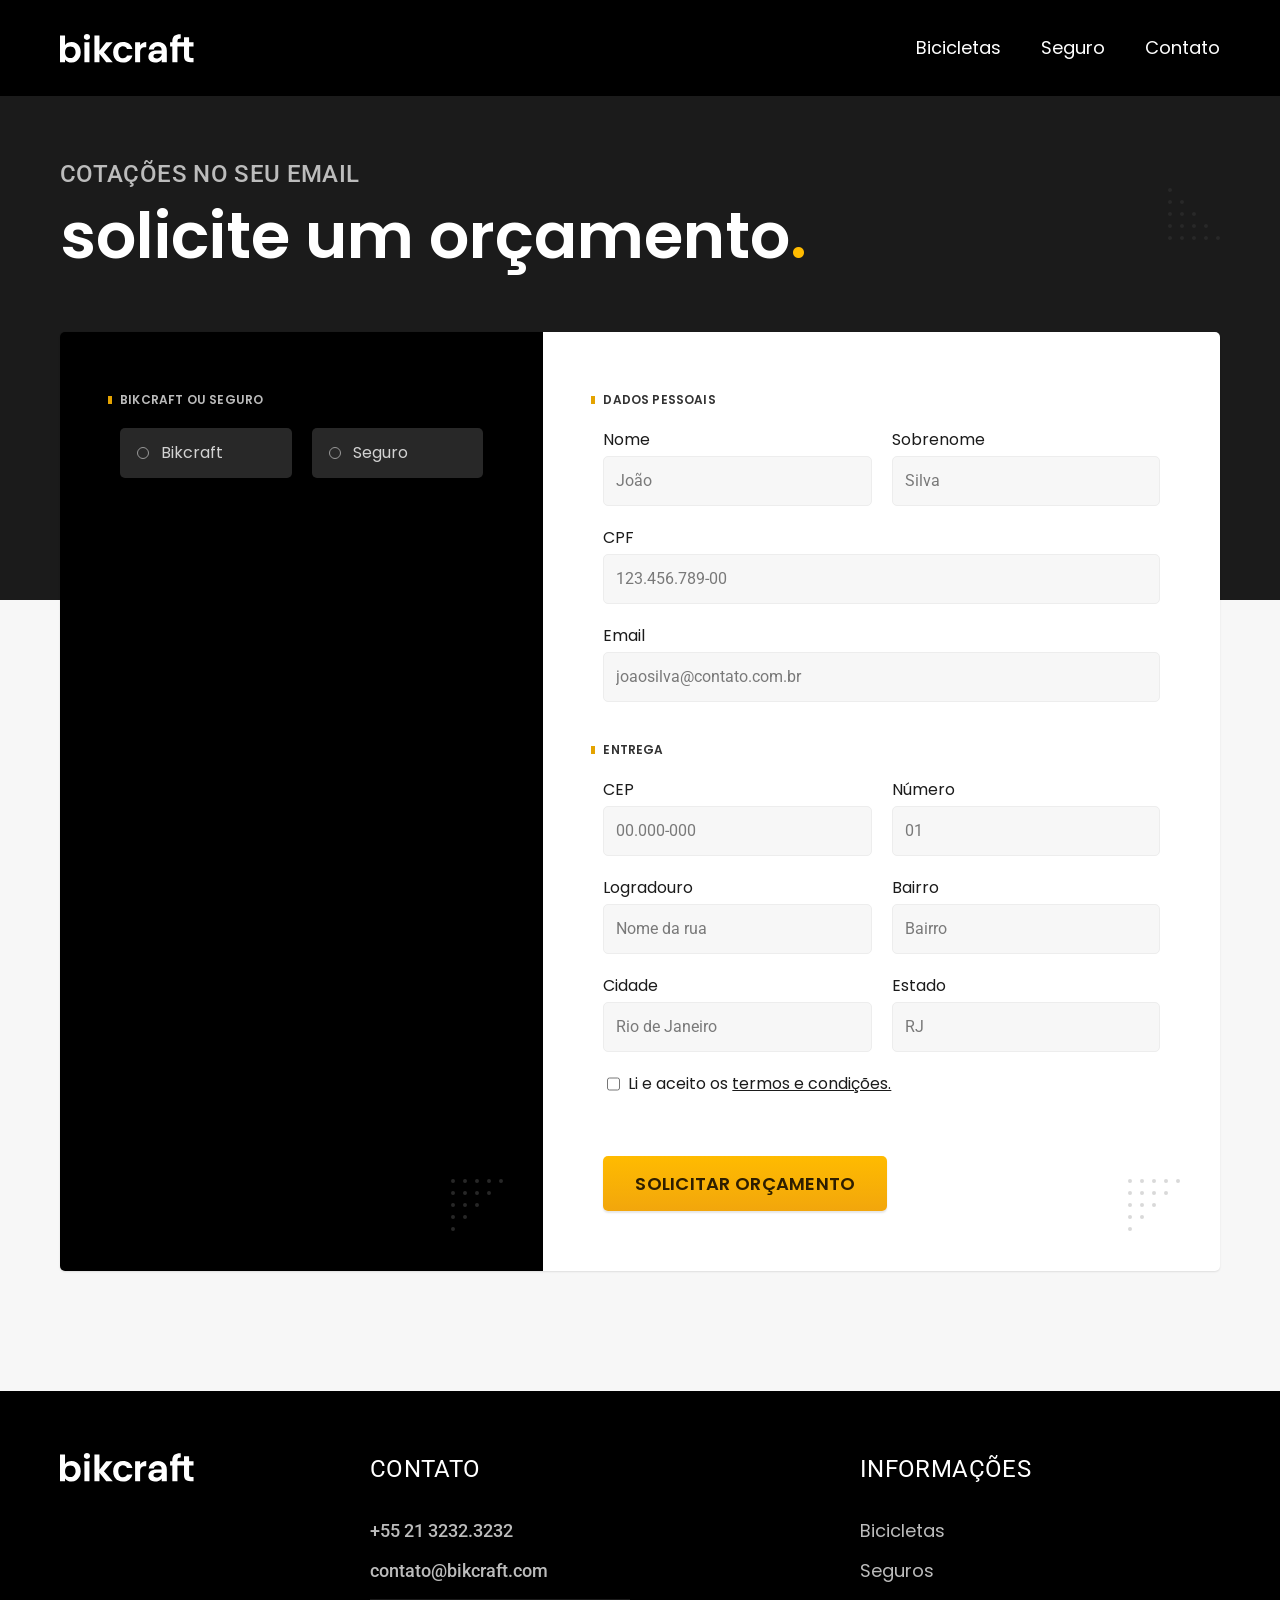
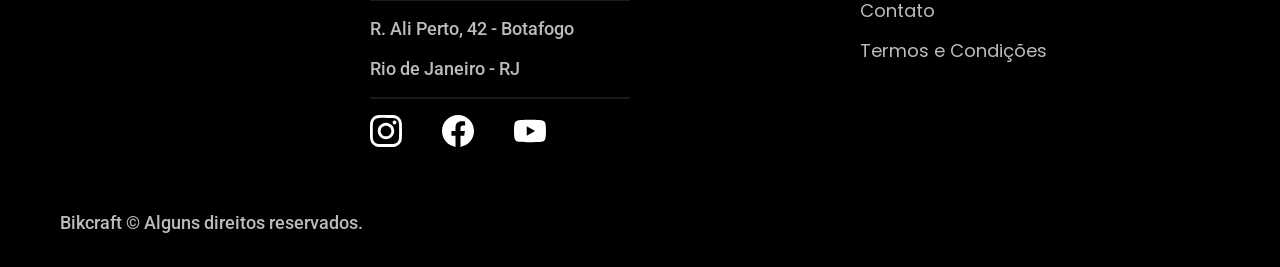
<file: orcamento.html>
<!DOCTYPE html>
<html lang="pt-br">

<head>
  <meta charset="UTF-8">
  <meta name="viewport" content="width=device-width, initial-scale=1.0">

  <title>Orçamento | Bikcraft</title>
  <meta name="description" content="Escolha sua Bike ou Opção de Seguro e solicite um orçamento.">

  <link rel="shortcut icon" href="./favicon.svg" type="image/svg+xml">
  <link rel="preload" href="./css/style.min.css" as="style">
  <link rel="stylesheet" href="./css/style.min.css">
  <link rel="preconnect" href="https://fonts.googleapis.com">
  <link rel="preconnect" href="https://fonts.gstatic.com" crossorigin>
  <link href="https://fonts.googleapis.com/css2?family=Merriweather:ital,opsz,wght@1,18..144,700&family=Poppins:wght@400;600&family=Roboto:ital,wght@0,100..900;1,100..900&display=swap" rel="stylesheet">
  <script>document.documentElement.classList.add("js")</script>
  <script src="./js/simple-anime.js" defer></script>
  <script src="./js/script.js" defer></script>
  <script src="./js/formulario.js" defer></script>
</head>

<body id="orcamento">

  <header class="header__bg bg-c12" id="header">
    <div class="header__container">

      <a href="./" aria-label="Página inicial da Bikcraft">
        <img src="./img/bikcraft.svg" width="136" height="32" alt="Logo Bikcraft">
      </a>

      <nav aria-label="Principal">
        <ul class="header__menu font-1-m cor-0">
          <li><a href="./bicicletas.html">Bicicletas</a></li>
          <li><a href="./seguro.html">Seguro</a></li>
          <li><a href="./contato.html">Contato</a></li>
        </ul>

      </nav>
    </div>
  </header>

  <main>

    <div class="titulo__bg">
      <div class="titulo container">
        <p class="font-2-l-b uppercase cor-5">cotações no seu email</p>
        <h1 class="font-1-xxl cor-0">solicite um orçamento<span class="cor-p1">.</span></h1>
      </div>
    </div>

    <form class="orcamento container font-1-s cor-11" action="./enviar.php" method="post">

      <div class="orcamento__produto bg-c12">
        <h2 class="font-1-xs cor-5 uppercase">Bikcraft ou Seguro </h2>

        <input type="radio" name="tipo" value="Bikcraft" id="bikcraft">
        <label for="bikcraft">Bikcraft</label>

        <input type="radio" name="tipo" value="Seguro" id="seguro">
        <label for="seguro">Seguro</label>

        <div class="orcamento-conteudo" id="orcamento-bikcraft">
          <h2 class="font-1-xs cor-5 uppercase">Escolha a sua</h2>

          <input type="radio" name="produto" value="nimbus" id="nimbus">
          <label for="nimbus">Nimbus Stark <span>R$ 4999</span></label>
          <div class="orcamento__detalhes">
            <ul class="font-1-xs cor-7">
              <li><img src="./img/icones/eletrica.svg" width="32" height="32" alt=""> Motor Elétrico</li>
              <li><img src="./img/icones/carbono.svg" width="32" height="32" alt=""> Fibra de Carbono</li>
              <li><img src="./img/icones/velocidade.svg" width="32" height="32" alt=""> 50 km/h</li>
              <li><img src="./img/icones/rastreador.svg" width="32" height="32" alt=""> Rastreador</li>
            </ul>

            <img src="./img/bicicletas/nimbus.jpg" width="1120" height="680" alt="Foto da Bicicleta Nimbus Black Preta">
          </div>

          <input type="radio" name="produto" value="magic" id="magic">
          <label for="magic">Magic Might <span>R$ 2499</span>
          </label>
          <div class="orcamento__detalhes">
            <ul class="font-1-xs cor-7">
              <li><img src="./img/icones/eletrica.svg" width="32" height="32" alt=""> Motor Elétrico</li>
              <li><img src="./img/icones/carbono.svg" width="32" height="32" alt=""> Fibra de Carbono</li>
              <li><img src="./img/icones/velocidade.svg" width="32" height="32" alt=""> 45 km/h</li>
              <li><img src="./img/icones/rastreador.svg" width="32" height="32" alt=""> Rastreador</li>
            </ul>

            <img src="./img/bicicletas/magic.jpg" width="1120" height="680" alt="Foto da Bicicleta Magic Might Preta">
          </div>

          <input type="radio" name="produto" value="nebula" id="nebula">
          <label for="nebula">Nebula Cosmic <span>R$ 3999</span></label>
          <div class="orcamento__detalhes">
            <ul class="font-1-xs cor-7">
              <li><img src="./img/icones/eletrica.svg" width="32" height="32" alt=""> Motor Elétrico</li>
              <li><img src="./img/icones/carbono.svg" width="32" height="32" alt=""> Fibra de Carbono</li>
              <li><img src="./img/icones/velocidade.svg" width="32" height="32" alt=""> 40 km/h</li>
              <li><img src="./img/icones/rastreador.svg" width="32" height="32" alt=""> Rastreador</li>
            </ul>

            <img src="./img/bicicletas/nebula.jpg" width="1120" height="680" alt="Foto da Bicicleta Nebula Cosmic Branca">
          </div>
        </div>

        <div class="orcamento-conteudo" id="orcamento-seguro">
          <h2 class="font-1-xs cor-5 uppercase">Escolha o plano</h2>

          <input type="radio" name="produto" value="prata" id="prata">
          <label for="prata">Prata <span>R$ 199</span></label>

          <input type="radio" name="produto" value="ouro" id="ouro">
          <label for="ouro">Ouro <span>R$ 299</span></label>
        </div>
      </div>

      <div class="orcamento__dados form">
        <h2 class="font-1-xs cor-9 uppercase col-2">dados pessoais</h2>

        <div>
          <label for="nome">Nome</label>
          <input type="text" id="nome" name="nome" placeholder="João" required aria-required="true">
        </div>

        <div>
          <label for="sobrenome">Sobrenome</label>
          <input type="text" id="sobrenome" name="sobrenome" placeholder="Silva" required aria-required="true">
        </div>

        <div class="col-2">
          <label for="cpf">CPF</label>
          <input type="text" id="cpf" name="cpf" placeholder="123.456.789-00" required aria-required="true">
        </div>

        <div class="col-2">
          <label for="email">Email</label>
          <input type="email" id="email" name="email" placeholder="joaosilva@contato.com.br" required aria-required="true" required>
        </div>

        <h2 class="font-1-xs cor-9 uppercase col-2">entrega</h2>

        <div>
          <label for="cep">CEP</label>
          <input type="text" id="cep" name="cep" placeholder="00.000-000" required aria-required="true">
        </div>

        <div>
          <label for="numero">Número</label>
          <input type="text" id="numero" name="numero" placeholder="01" required aria-required="true">
        </div>

        <div>
          <label for="logradouro">Logradouro</label>
          <input type="text" id="logradouro" name="logradouro" placeholder="Nome da rua" required aria-required="true">
        </div>

        <div>
          <label for="bairro">Bairro</label>
          <input type="text" id="bairro" name="bairro" placeholder="Bairro" required aria-required="true">
        </div>

        <div>
          <label for="cidade">Cidade</label>
          <input type="text" id="cidade" name="cidade" placeholder="Rio de Janeiro" required aria-required="true">
        </div>

        <div>
          <label for="estado">Estado</label>
          <input type="text" id="estado" name="estado" placeholder="RJ" required aria-required="true">
        </div>

        <div class="orcamento__termos col-2">
          <input type="checkbox" name="termos" value="aceito" id="termos">
          <label for="termos">Li e aceito os <a href="./termos.html">termos e condições.</a></label>
        </div>

        <button class="btn col-2">solicitar orçamento</button>
      </div>

    </form>

  </main>

  <footer class="footer__bg bg-c12">
    <div class="footer__container container">
      <a href="#header"><img src="./img/bikcraft.svg" width="136" height="32" alt="Logo Bikcraft"></a>

      <div class="footer__contato">
        <h3 class="font-2-l uppercase cor-0">contato</h3>

        <ul class="footer__lista contato font-2-m cor-5">
          <li><a href="tel:+552132323232">+55 21 3232.3232</a></li>
          <li><a href="mailto:contato@bikcraft.com">contato@bikcraft.com</a></li>
          <li>R. Ali Perto, 42 - Botafogo</li>
          <li>Rio de Janeiro - RJ</li>
        </ul>

        <ul class="footer__lista redes">
          <li><a href="instagram.com" target="_blank"><img src="./img/redes/instagram-p 1.svg" width="32" height="32" alt="Perfil no Instagram"></a></li>

          <li><a href="facebook.com" target="_blank"><img src="./img/redes/facebook-p 1.svg" width="32" height="32" alt="Perfil no Facebook"></a></li>

          <li><a href="youtube.com" target="_blank"><img src="./img/redes/youtube-p 1.svg" width="32" height="32" alt="Canal do Youtube"></a></li>
        </ul>
      </div>

      <div class="footer__informacoes">
        <h3 class="font-2-l uppercase cor-0">informações</h3>

        <nav>
          <ul class="footer__lista font-1-m cor-5 ">
            <li><a href="./bicicletas.html" target="_blank">Bicicletas</a></li>
            <li><a href="./seguro.html" target="_blank">Seguros</a></li>
            <li><a href="./contato.html" target="_blank">Contato</a></li>
            <li><a href="./termos.html" target="_blank">Termos e Condições</a></li>
          </ul>
        </nav>

      </div>
    </div>

    <span class="footer__copyright container font-2-m cor-5">Bikcraft © Alguns direitos reservados.</span>

  </footer>
</body>
</file>
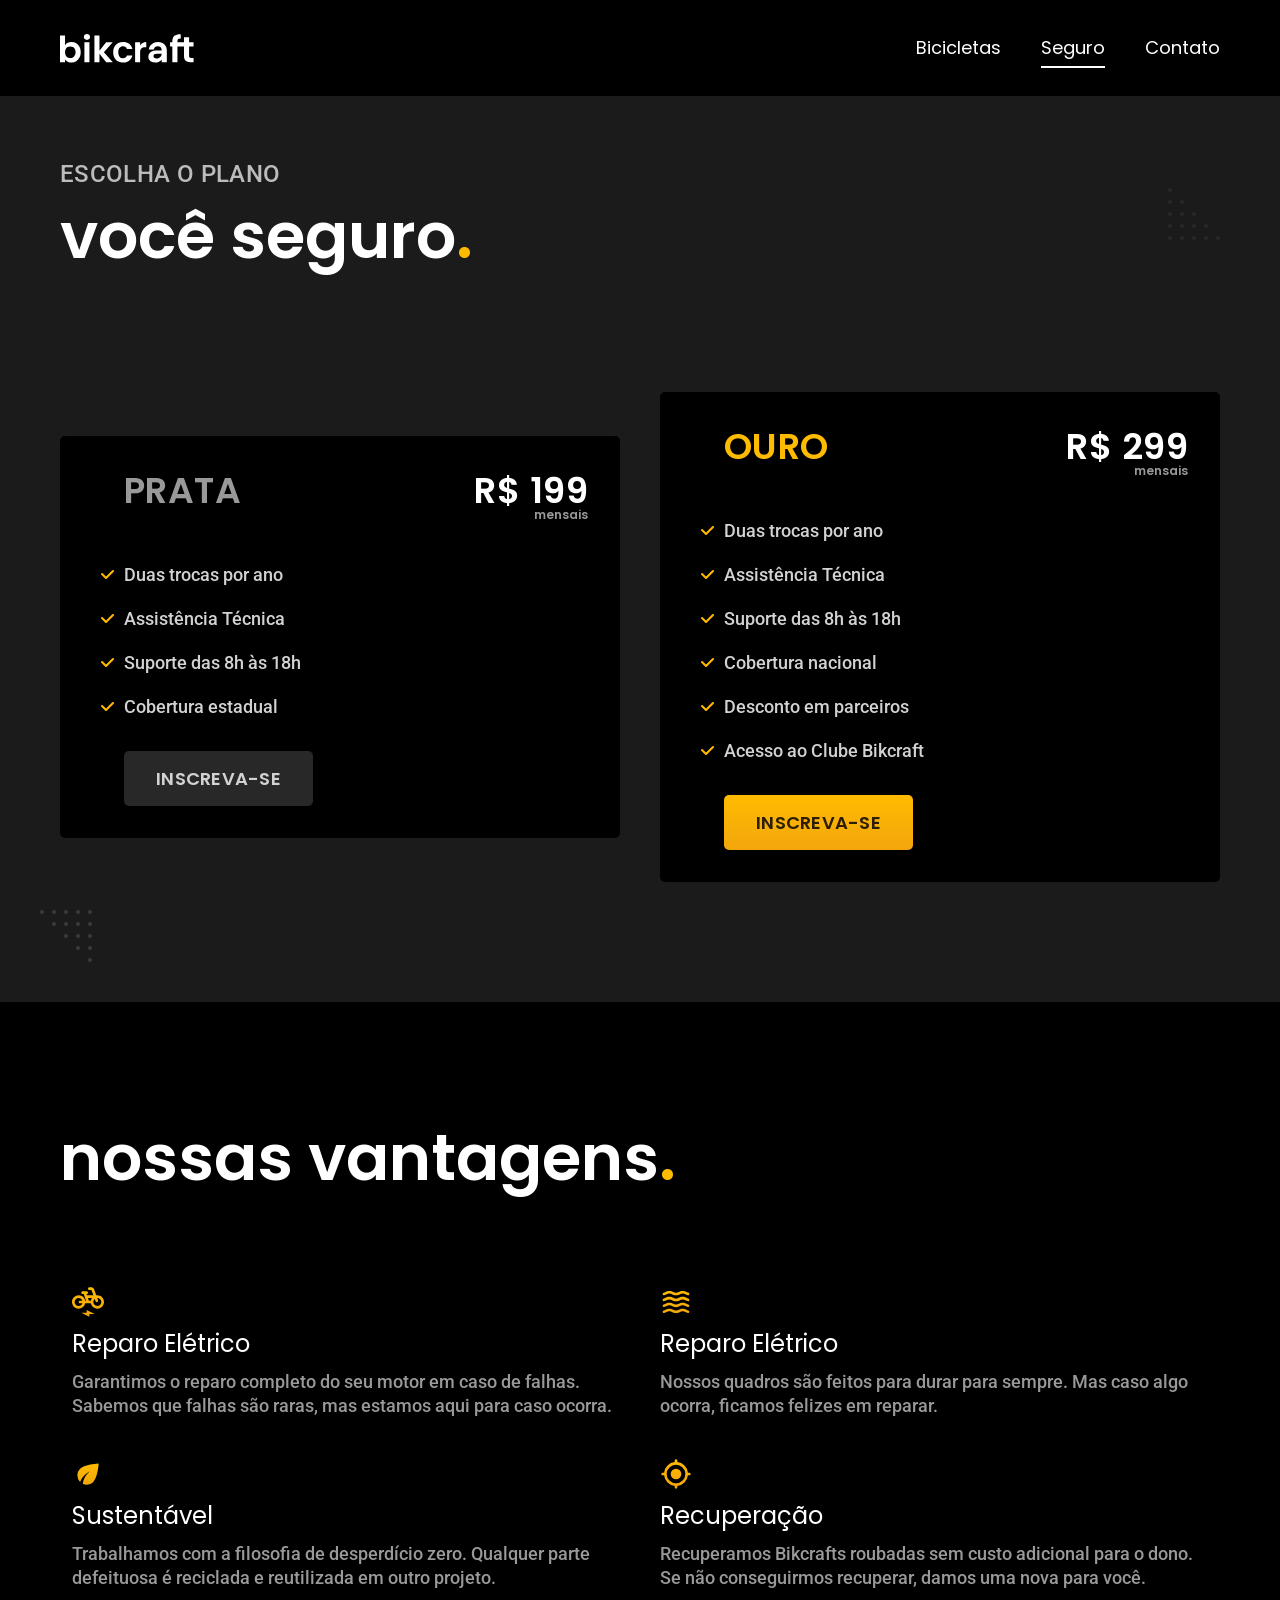
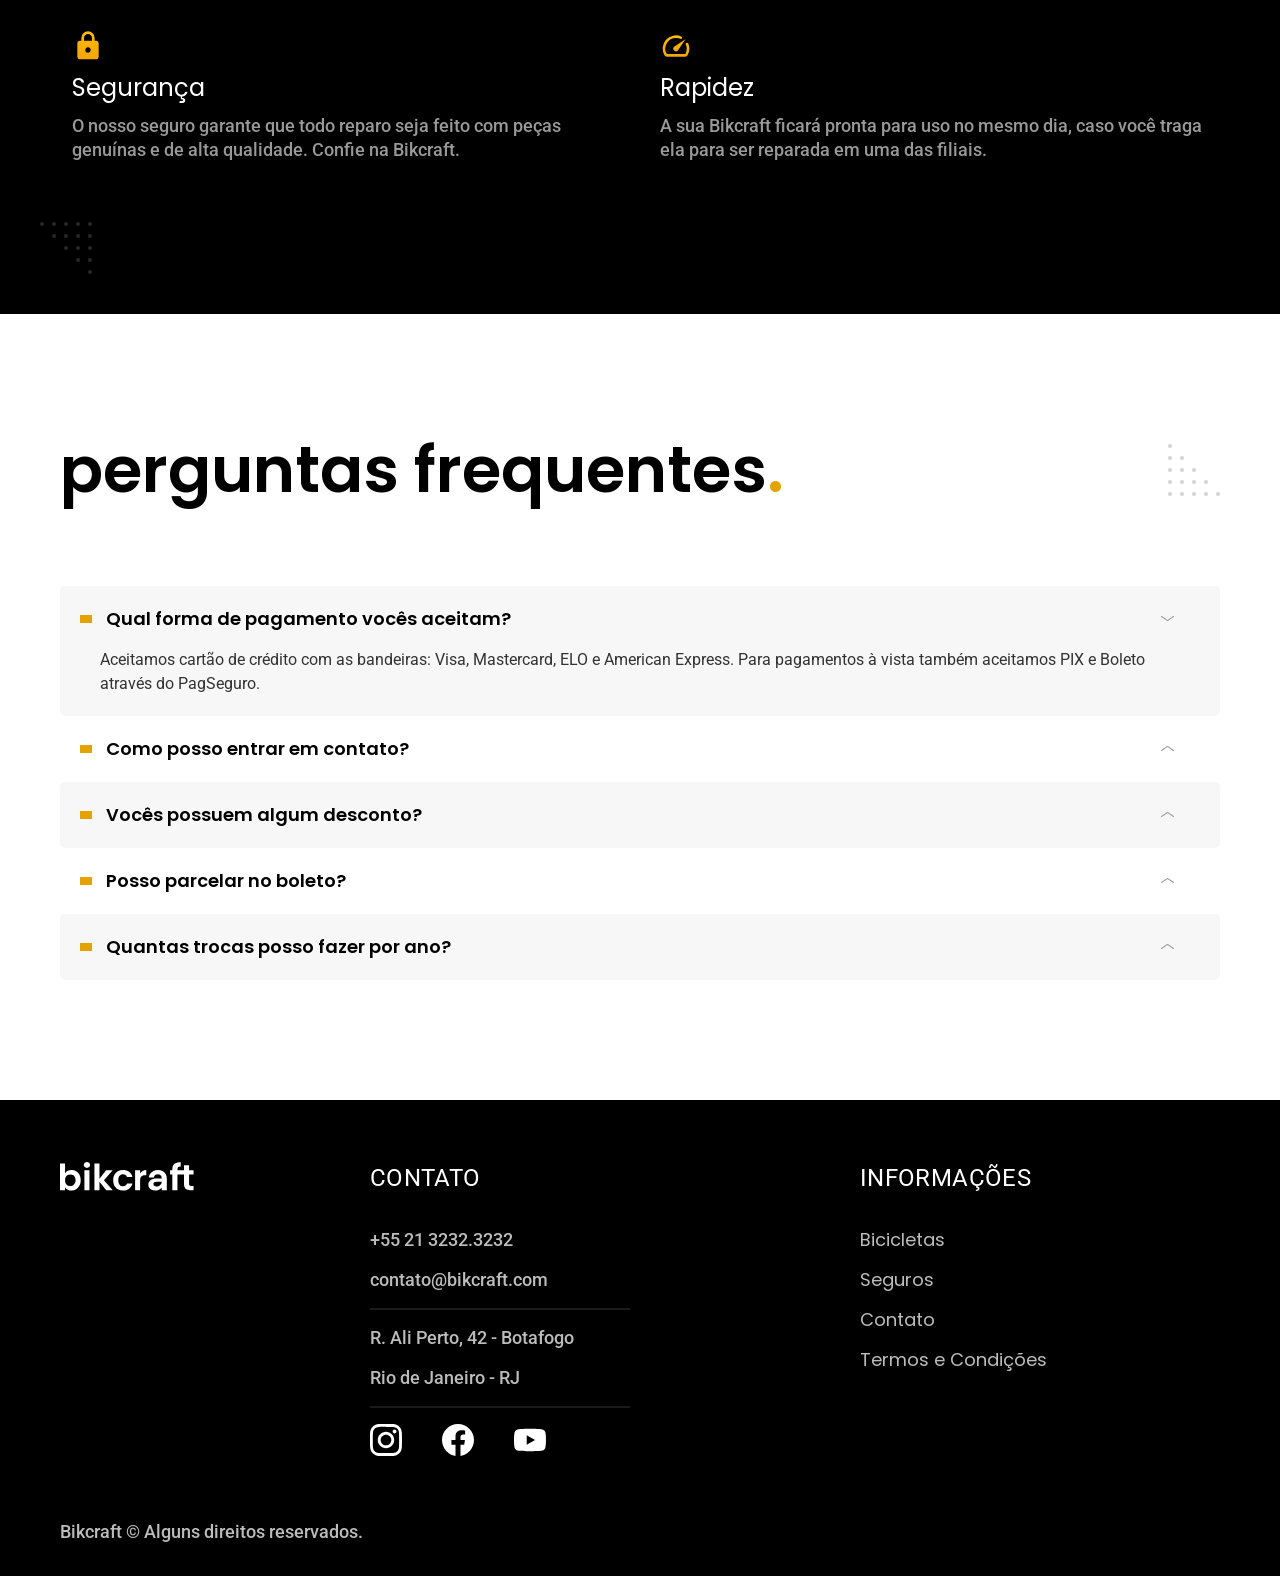
<file: seguro.html>
<!DOCTYPE html>
<html lang="pt-br">

<head>
  <meta charset="UTF-8">
  <meta name="viewport" content="width=device-width, initial-scale=1.0">

  <title>Seguros | Bikcraft</title>
  <meta name="description" content="Opções de seguros para você ficar tranquilo com a sua Bikcraft.">

  <link rel="shortcut icon" href="./favicon.svg" type="image/svg+xml">
  <link rel="preload" href="./css/style.min.css" as="style">
  <link rel="stylesheet" href="./css/style.min.css">
  <link rel="preconnect" href="https://fonts.googleapis.com">
  <link rel="preconnect" href="https://fonts.gstatic.com" crossorigin>
  <link href="https://fonts.googleapis.com/css2?family=Merriweather:ital,opsz,wght@1,18..144,700&family=Poppins:wght@400;600&family=Roboto:ital,wght@0,100..900;1,100..900&display=swap" rel="stylesheet">
  <script>document.documentElement.classList.add("js")</script>
  <script src="./js/simple-anime.js" defer></script>
  <script src="./js/script.js" defer></script>
</head>

<body>

  <header class="header__bg bg-c12" id="header">
    <div class="header__container">

      <a href="./" aria-label="Página inicial da Bikcraft">
        <img src="./img/bikcraft.svg" width="136" height="32" alt="Logo Bikcraft">
      </a>

      <nav aria-label="Principal">
        <ul class="header__menu font-1-m cor-0">
          <li><a href="./bicicletas.html">Bicicletas</a></li>
          <li><a href="./seguro.html">Seguro</a></li>
          <li><a href="./contato.html">Contato</a></li>
        </ul>

      </nav>
    </div>
  </header>
  <main id="seguros">

    <div class="titulo__bg">
      <div class="titulo container">
        <p class="font-2-l-b uppercase cor-5">escolha o plano</p>
        <h1 class="font-1-xxl cor-0">você seguro<span class="cor-p1">.</span></h1>
      </div>
    </div>

    <article class="seguros bg-c11">
      <div class="seguros__container container">
        <div class="seguros__card bg-c12">
          <div class="seguros__card-topo">

            <h3 class="font-1-ll uppercase cor-6">prata</h3>

            <div class="seguros__card-preco">
              <span class="seguros__valor font-1-ll uppercase cor-0">R$ 199</span>
              <span class="font-1-xs cor-6">mensais</span>
            </div>

          </div>

          <ul class="seguros__lista font-2-m cor-4">
            <li>Duas trocas por ano</li>
            <li>Assistência Técnica</li>
            <li>Suporte das 8h às 18h</li>
            <li>Cobertura estadual</li>
          </ul>

          <a class="btn secundario" href="./orcamento.html?tipo=seguro&produto=prata">Inscreva-se</a>

        </div>

        <div class="seguros__card bg-c12">

          <div class="seguros__card-topo">

            <h3 class="font-1-ll uppercase cor-p1">Ouro</h3>

            <div class="seguros__card-preco">
              <span class="seguros__valor font-1-ll uppercase cor-0">R$ 299</span>
              <span class="font-1-xs cor-6">mensais</span>
            </div>

          </div>

          <ul class="seguros__lista font-2-m cor-4">
            <li>Duas trocas por ano</li>
            <li>Assistência Técnica</li>
            <li>Suporte das 8h às 18h</li>
            <li>Cobertura nacional</li>
            <li>Desconto em parceiros</li>
            <li>Acesso ao Clube Bikcraft</li>
          </ul>

          <a class="btn" href="./orcamento.html?tipo=seguro&produto=ouro">Inscreva-se</a>

        </div>

      </div>

    </article>
  </main>

  <section class="vantagens bg-c12" aria-labelledby="vantagens-titulo">

    <h2 id="vantagens-titulo" class="vantagens__titulo font-1-xxl container">nossas vantagens<span class="cor-p1">.</span></h2>

    <ul class="vantagens__lista container font-2-m cor-6">
      <li>
        <div class="vantagens__lista-item">
          <img src="./img/icones/eletrica.svg" width="32" height="32" alt="">
          <h3 class="font-1-l cor-0">Reparo Elétrico</h3>
        </div>
        <p>Garantimos o reparo completo do seu motor em caso de falhas. Sabemos que falhas são raras, mas estamos aqui para caso ocorra.</p>
      </li>

      <li>
        <div class="vantagens__lista-item">
          <img src="./img/icones/carbono.svg" width="32" height="32" alt="">
          <h3 class="font-1-l cor-0">Reparo Elétrico</h3>
        </div>
        <p>Nossos quadros são feitos para durar para sempre. Mas caso algo ocorra, ficamos felizes em reparar.</p>
      </li>

      <li>
        <div class="vantagens__lista-item">
          <img src="./img/icones/sustentavel.svg" width="32" height="32" alt="">
          <h3 class="font-1-l cor-0">Sustentável</h3>
        </div>
        <p>Trabalhamos com a filosofia de desperdício zero. Qualquer parte defeituosa é reciclada e reutilizada em outro projeto.</p>
      </li>

      <li>
        <div class="vantagens__lista-item">
          <img src="./img/icones/rastreador.svg" alt="">
          <h3 class="font-1-l cor-0">Recuperação</h3>
        </div>
        <p>Recuperamos Bikcrafts roubadas sem custo adicional para o dono. Se não conseguirmos recuperar, damos uma nova para você.</p>
      </li>

      <li>
        <div class="vantagens__lista-item">
          <img src="./img/icones/seguro.svg" width="32" height="32" alt="">
          <h3 class="font-1-l cor-0">Segurança</h3>
        </div>
        <p>O nosso seguro garante que todo reparo seja feito com peças genuínas e de alta qualidade. Confie na Bikcraft.</p>
      </li>

      <li>
        <div class="vantagens__lista-item">
          <img src="./img/icones/velocidade.svg" width="32" height="32" alt="">
          <h3 class="font-1-l cor-0">Rapidez</h3>
        </div>
        <p>A sua Bikcraft ficará pronta para uso no mesmo dia, caso você traga ela para ser reparada em uma das filiais.</p>
      </li>
    </ul>
  </section>

  <section class="perguntas" aria-labelledby="perguntas-titulo">

    <h2 id="perguntas-titulo" class="font-1-xxl cor-12 container">perguntas frequentes<span class="cor-p2">.</span></h2>

    <dl class="perguntas__lista container font-2-s cor-9">
      <div>
        <dt>
          <button aria-controls="resposta1" aria-expanded="true">
            <span class="font-1-m-b cor-12">Qual forma de pagamento vocês aceitam?</span>
            <img src="./img/icones/seta.svg" alt="">
          </button>
        </dt>
        <dd id="resposta1" aria-hidden="false" class="resposta-ativa">
          <p>Aceitamos cartão de crédito com as bandeiras: Visa, Mastercard, ELO e American Express. Para pagamentos à vista também aceitamos PIX e Boleto através do PagSeguro.</p>
        </dd>
      </div>

      <div>
        <dt>
          <button aria-controls="resposta2" aria-expanded="false">
            <span class="font-1-m-b cor-12">Como posso entrar em contato?</span>
            <img src="./img/icones/seta.svg" alt="">
          </button>
        </dt>
        <dd id="resposta2" aria-hidden="true">
          <p>Aceitamos cartão de crédito com as bandeiras: Visa, Mastercard, ELO e American Express. Para pagamentos à vista também aceitamos PIX e Boleto através do PagSeguro.</p>
        </dd>
      </div>

      <div>
        <dt>
          <button aria-controls="resposta3" aria-expanded="false">
            <span class="font-1-m-b cor-12">Vocês possuem algum desconto?</span>
            <img src="./img/icones/seta.svg" alt="">
          </button>
        </dt>
        <dd id="resposta3" aria-hidden="true">
          <p>Aceitamos cartão de crédito com as bandeiras: Visa, Mastercard, ELO e American Express. Para pagamentos à vista também aceitamos PIX e Boleto através do PagSeguro.</p>
        </dd>
      </div>

      <div>
        <dt>
          <button aria-controls="resposta4" aria-expanded="false">
            <span class="font-1-m-b cor-12">Posso parcelar no boleto?</span>
            <img src="./img/icones/seta.svg" alt="">
          </button>
        </dt>
        <dd id="resposta4" aria-hidden="true">
          <p>Aceitamos cartão de crédito com as bandeiras: Visa, Mastercard, ELO e American Express. Para pagamentos à vista também aceitamos PIX e Boleto através do PagSeguro.</p>
        </dd>
      </div>

      <div>
        <dt>
          <button aria-controls="resposta5" aria-expanded="false">
            <span class="font-1-m-b cor-12">Quantas trocas posso fazer por ano?</span>
            <img src="./img/icones/seta.svg" alt="">
          </button>
        </dt>
        <dd id="resposta5" aria-hidden="true">
          <p>Aceitamos cartão de crédito com as bandeiras: Visa, Mastercard, ELO e American Express. Para pagamentos à vista também aceitamos PIX e Boleto através do PagSeguro.</p>
        </dd>
      </div>
    </dl>


  </section>

  <footer class="footer__bg bg-c12">
    <div class="footer__container container">
      <a href="#header"><img src="./img/bikcraft.svg" width="136" height="32" alt="Logo Bikcraft"></a>

      <div class="footer__contato">
        <h3 class="font-2-l uppercase cor-0">contato</h3>

        <ul class="footer__lista contato font-2-m cor-5">
          <li><a href="tel:+552132323232">+55 21 3232.3232</a></li>
          <li><a href="mailto:contato@bikcraft.com">contato@bikcraft.com</a></li>
          <li>R. Ali Perto, 42 - Botafogo</li>
          <li>Rio de Janeiro - RJ</li>
        </ul>

        <ul class="footer__lista redes">
          <li><a href="instagram.com" target="_blank"><img src="./img/redes/instagram-p 1.svg" width="32" height="32" alt="Perfil no Instagram"></a></li>

          <li><a href="facebook.com" target="_blank"><img src="./img/redes/facebook-p 1.svg" width="32" height="32" alt="Perfil no Facebook"></a></li>

          <li><a href="youtube.com" target="_blank"><img src="./img/redes/youtube-p 1.svg" width="32" height="32" alt="Canal do Youtube"></a></li>
        </ul>
      </div>

      <div class="footer__informacoes">
        <h3 class="font-2-l uppercase cor-0">informações</h3>

        <nav>
          <ul class="footer__lista font-1-m cor-5 ">
            <li><a href="./bicicletas.html" target="_blank">Bicicletas</a></li>
            <li><a href="./seguro.html" target="_blank">Seguros</a></li>
            <li><a href="./contato.html" target="_blank">Contato</a></li>
            <li><a href="./termos.html" target="_blank">Termos e Condições</a></li>
          </ul>
        </nav>

      </div>
    </div>

    <span class="footer__copyright container font-2-m cor-5">Bikcraft © Alguns direitos reservados.</span>

  </footer>
</body>
</file>
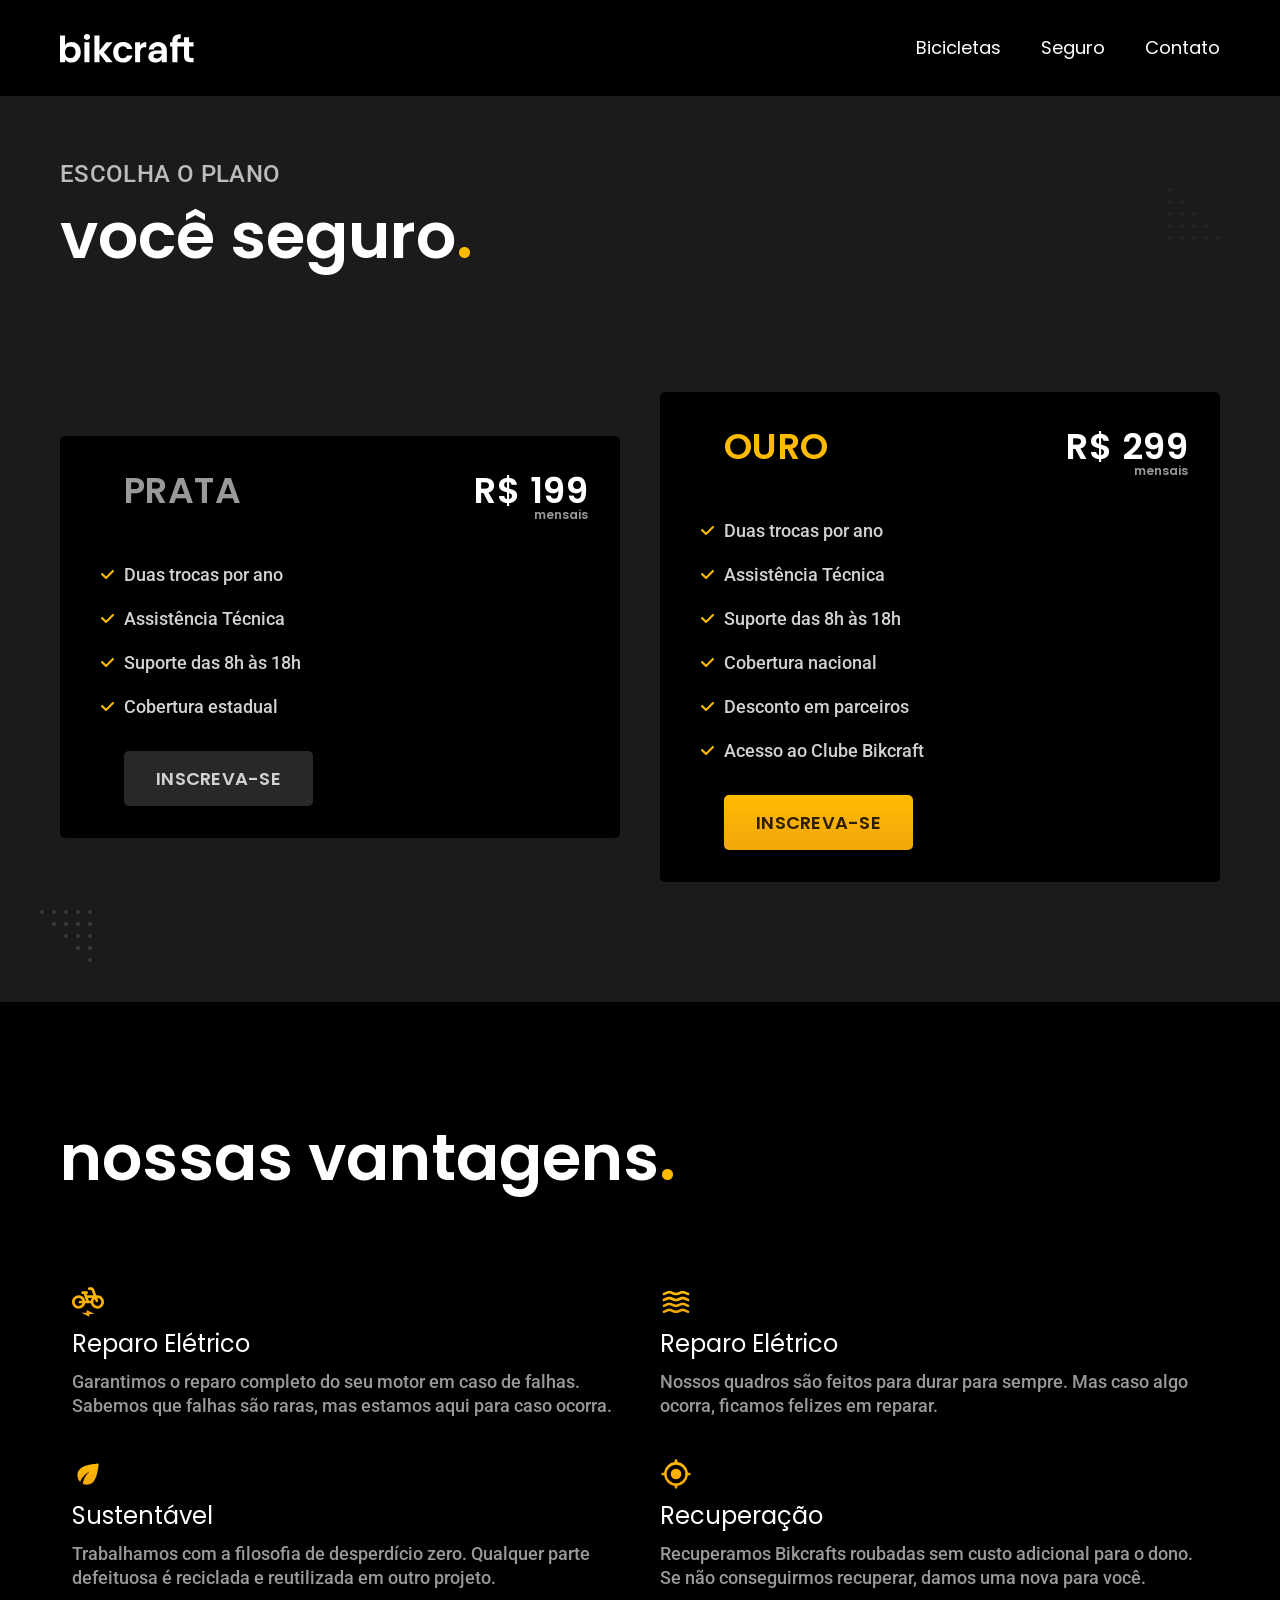
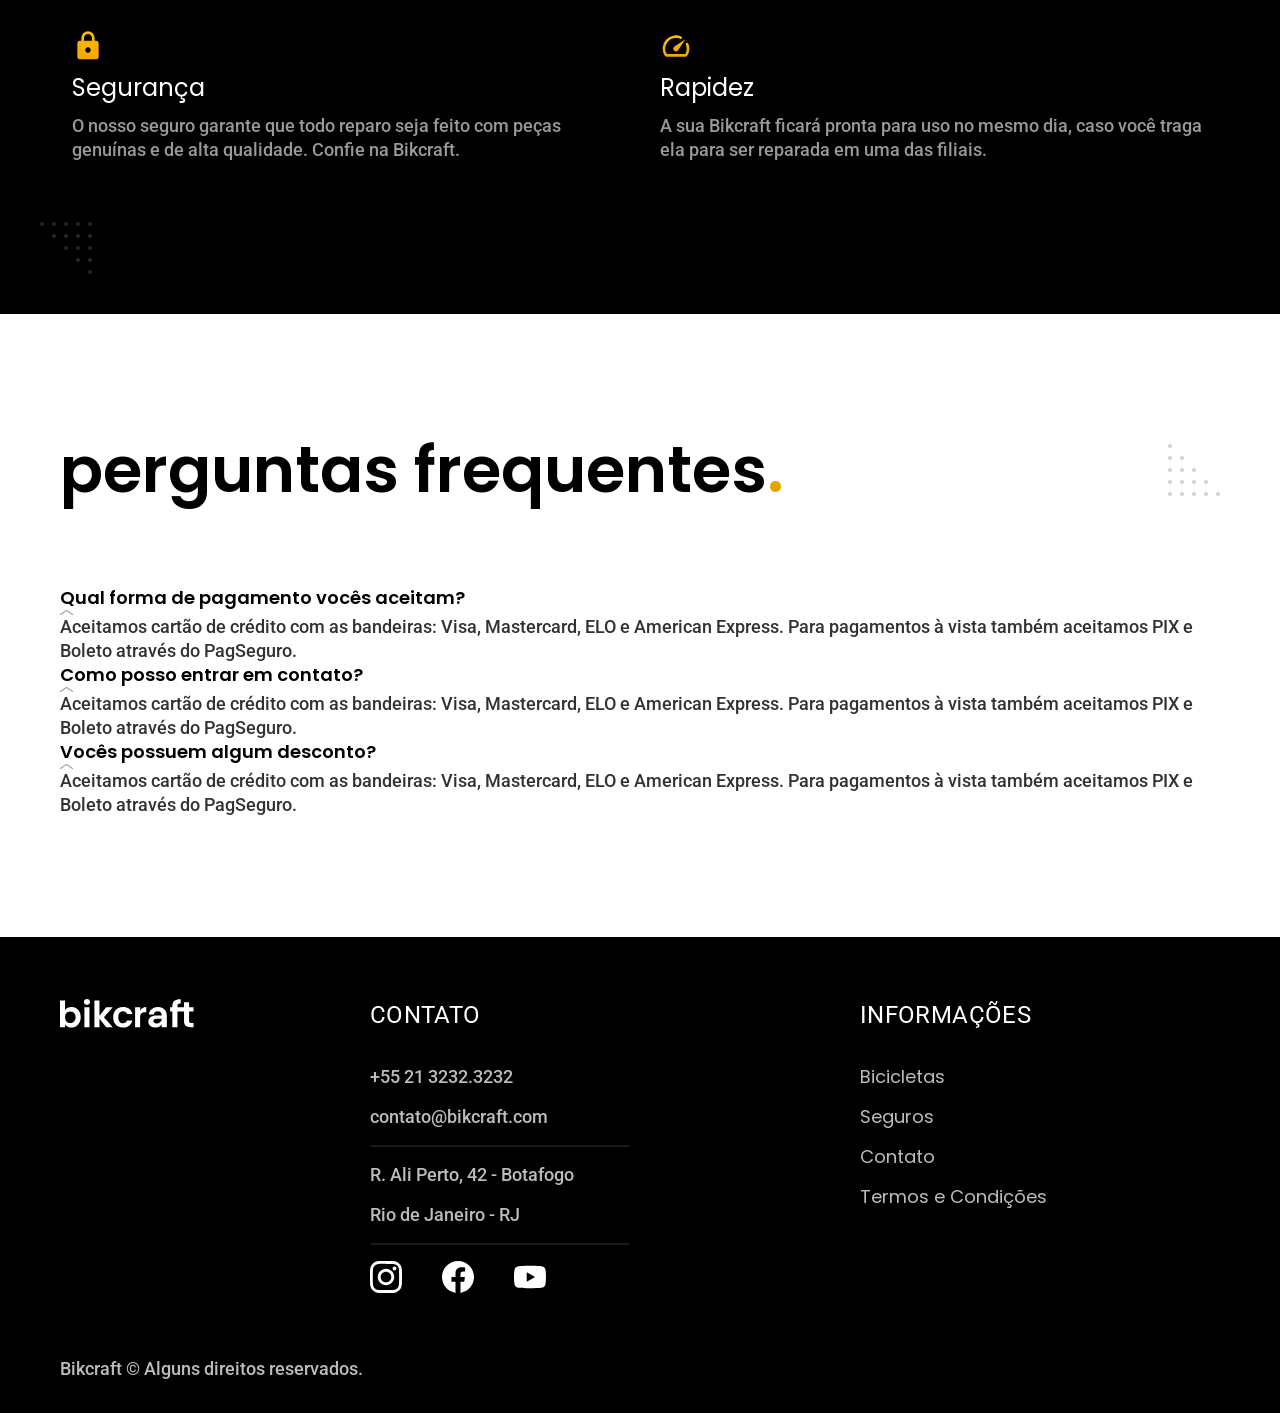
<file: seguros.html>
<!DOCTYPE html>
<html lang="pt-br">

<head>
  <meta charset="UTF-8">
  <meta name="viewport" content="width=device-width, initial-scale=1.0">

  <title>Seguros | Bikcraft</title>
  <meta name="description" content="Opções de seguros para você ficar tranquilo com a sua Bikcraft.">

  <link rel="shortcut icon" href="favicon.svg" type="image/svg+xml">
  <link rel="stylesheet" href="./css/style.css">
  <link rel="preconnect" href="https://fonts.googleapis.com">
  <link rel="preconnect" href="https://fonts.gstatic.com" crossorigin>
  <link href="https://fonts.googleapis.com/css2?family=Merriweather:ital,opsz,wght@1,18..144,700&family=Poppins:wght@400;600&family=Roboto:ital,wght@0,100..900;1,100..900&display=swap" rel="stylesheet">

<body>

  <header class="header__bg bg-c12" id="header">
    <div class="header__container">

      <a href="./" aria-label="Página inicial da Bikcraft">
        <img src="./img/bikcraft.svg" alt="Logo Bikcraft">
      </a>

      <nav aria-label="Principal">
        <ul class="header__menu font-1-m cor-0">
          <li><a href="./bicicletas.html">Bicicletas</a></li>
          <li><a href="./seguro.html">Seguro</a></li>
          <li><a href="./contato.html">Contato</a></li>
        </ul>

      </nav>
    </div>
  </header>
  <main id="seguros">

    <div class="titulo__bg">
      <div class="titulo container">
        <p class="font-2-l-b uppercase cor-5">escolha o plano</p>
        <h1 class="font-1-xxl cor-0">você seguro<span class="cor-p1">.</span></h1>
      </div>
    </div>

    <article class="seguros bg-c11">
      <div class="seguros__container container">
        <div class="seguros__card bg-c12">
          <div class="seguros__card-topo">

            <h3 class="font-1-ll uppercase cor-6">prata</h3>

            <div class="seguros__card-preco">
              <span class="seguros__valor font-1-ll uppercase cor-0">R$ 199</span>
              <span class="font-1-xs cor-6">mensais</span>
            </div>

          </div>

          <ul class="seguros__lista font-2-m cor-4">
            <li>Duas trocas por ano</li>
            <li>Assistência Técnica</li>
            <li>Suporte das 8h às 18h</li>
            <li>Cobertura estadual</li>
          </ul>

          <button class="btn secundario">Inscreva-se</button>

        </div>

        <div class="seguros__card bg-c12">

          <div class="seguros__card-topo">

            <h3 class="font-1-ll uppercase cor-p1">Ouro</h3>

            <div class="seguros__card-preco">
              <span class="seguros__valor font-1-ll uppercase cor-0">R$ 299</span>
              <span class="font-1-xs cor-6">mensais</span>
            </div>

          </div>

          <ul class="seguros__lista font-2-m cor-4">
            <li>Duas trocas por ano</li>
            <li>Assistência Técnica</li>
            <li>Suporte das 8h às 18h</li>
            <li>Cobertura nacional</li>
            <li>Desconto em parceiros</li>
            <li>Acesso ao Clube Bikcraft</li>
          </ul>

          <button class="btn">Inscreva-se</button>

        </div>

      </div>

    </article>
  </main>

  <section class="vantagens bg-c12" aria-labelledby="vantagens-titulo">

    <h2 id="vantagens-titulo" class="vantagens__titulo font-1-xxl container">nossas vantagens<span class="cor-p1">.</span></h2>

    <ul class="vantagens__lista container font-2-m cor-6">
      <li>
        <div class="vantagens__lista-item">
          <img src="./img/icones/eletrica.svg" alt="">
          <h3 class="font-1-l cor-0">Reparo Elétrico</h3>
        </div>
        <p>Garantimos o reparo completo do seu motor em caso de falhas. Sabemos que falhas são raras, mas estamos aqui para caso ocorra.</p>
      </li>

      <li>
        <div class="vantagens__lista-item">
          <img src="./img/icones/carbono.svg" alt="">
          <h3 class="font-1-l cor-0">Reparo Elétrico</h3>
        </div>
        <p>Nossos quadros são feitos para durar para sempre. Mas caso algo ocorra, ficamos felizes em reparar.</p>
      </li>

      <li>
        <div class="vantagens__lista-item">
          <img src="./img/icones/sustentavel.svg" alt="">
          <h3 class="font-1-l cor-0">Sustentável</h3>
        </div>
        <p>Trabalhamos com a filosofia de desperdício zero. Qualquer parte defeituosa é reciclada e reutilizada em outro projeto.</p>
      </li>

      <li>
        <div class="vantagens__lista-item">
          <img src="./img/icones/rastreador.svg" alt="">
          <h3 class="font-1-l cor-0">Recuperação</h3>
        </div>
        <p>Recuperamos Bikcrafts roubadas sem custo adicional para o dono. Se não conseguirmos recuperar, damos uma nova para você.</p>
      </li>

      <li>
        <div class="vantagens__lista-item">
          <img src="./img/icones/seguro.svg" alt="">
          <h3 class="font-1-l cor-0">Segurança</h3>
        </div>
        <p>O nosso seguro garante que todo reparo seja feito com peças genuínas e de alta qualidade. Confie na Bikcraft.</p>
      </li>

      <li>
        <div class="vantagens__lista-item">
          <img src="./img/icones/velocidade.svg" alt="">
          <h3 class="font-1-l cor-0">Rapidez</h3>
        </div>
        <p>A sua Bikcraft ficará pronta para uso no mesmo dia, caso você traga ela para ser reparada em uma das filiais.</p>
      </li>
    </ul>
  </section>

  <section class="perguntas" aria-labelledby="perguntas-titulo">

    <h2 id="perguntas-titulo" class="font-1-xxl cor-12 container">perguntas frequentes<span class="cor-p2">.</span></h2>

    <ul class="perguntas__lista container font-2-m cor-9">
      <li>
        <h3 class="font-1-m-b cor-12">Qual forma de pagamento vocês aceitam?</h3>
        <img src="./img/icones/seta.svg" alt="">
        <p>Aceitamos cartão de crédito com as bandeiras: Visa, Mastercard, ELO e American Express. Para pagamentos à vista também aceitamos PIX e Boleto através do PagSeguro.</p>
      </li>

      <li>
        <h3 class="font-1-m-b cor-12">Como posso entrar em contato?</h3>
        <img src="./img/icones/seta.svg" alt="">
        <p>Aceitamos cartão de crédito com as bandeiras: Visa, Mastercard, ELO e American Express. Para pagamentos à vista também aceitamos PIX e Boleto através do PagSeguro.</p>
      </li>

      <li>
        <h3 class="font-1-m-b cor-12">Vocês possuem algum desconto?</h3>
        <img src="./img/icones/seta.svg" alt="">
        <p>Aceitamos cartão de crédito com as bandeiras: Visa, Mastercard, ELO e American Express. Para pagamentos à vista também aceitamos PIX e Boleto através do PagSeguro.</p>
      </li>


    </ul>


  </section>

  <footer class="footer__bg bg-c12">
    <div class="footer__container container">
      <a href="#header"><img src="./img/bikcraft.svg" alt="Logo Bikcraft"></a>

      <div class="footer__contato">
        <h3 class="font-2-l uppercase cor-0">contato</h3>

        <ul class="footer__lista contato font-2-m cor-5">
          <li><a href="tel:+552132323232">+55 21 3232.3232</a></li>
          <li><a href="mailto:contato@bikcraft.com">contato@bikcraft.com</a></li>
          <li>R. Ali Perto, 42 - Botafogo</li>
          <li>Rio de Janeiro - RJ</li>
        </ul>

        <ul class="footer__lista redes">
          <li><a href="instagram.com" target="_blank"><img src="./img/redes/instagram-p 1.svg" alt="Perfil no Instagram"></a></li>

          <li><a href="facebook.com" target="_blank"><img src="./img/redes/facebook-p 1.svg" alt="Perfil no Facebook"></a></li>

          <li><a href="youtube.com" target="_blank"><img src="./img/redes/youtube-p 1.svg" alt="Canal do Youtube"></a></li>
        </ul>
      </div>

      <div class="footer__informacoes">
        <h3 class="font-2-l uppercase cor-0">informações</h3>

        <nav>
          <ul class="footer__lista font-1-m cor-5 ">
            <li><a href="./bicicletas.html" target="_blank">Bicicletas</a></li>
            <li><a href="./seguros.html" target="_blank">Seguros</a></li>
            <li><a href="./contato.html" target="_blank">Contato</a></li>
            <li><a href="./termos.html" target="_blank">Termos e Condições</a></li>
          </ul>
        </nav>

      </div>
    </div>

    <span class="footer__copyright container font-2-m cor-5">Bikcraft © Alguns direitos reservados.</span>

  </footer>
</body>
</file>
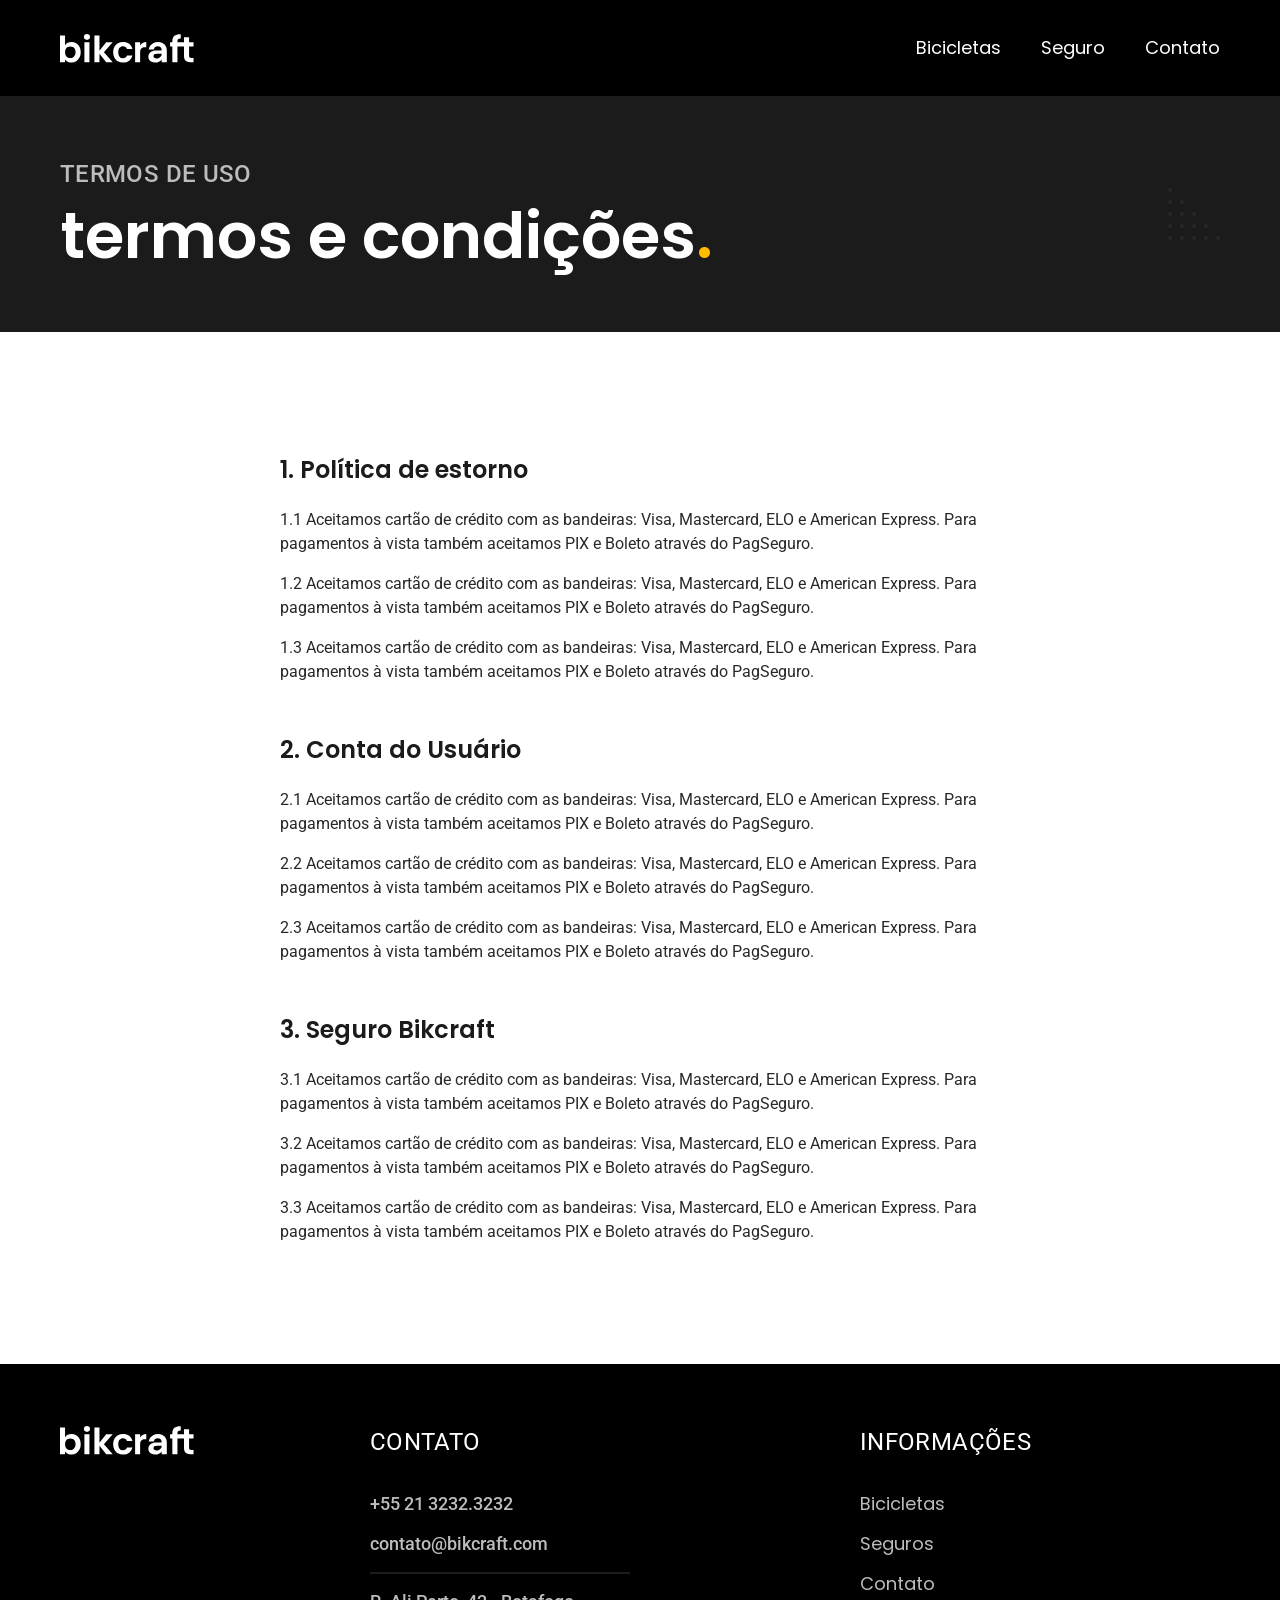
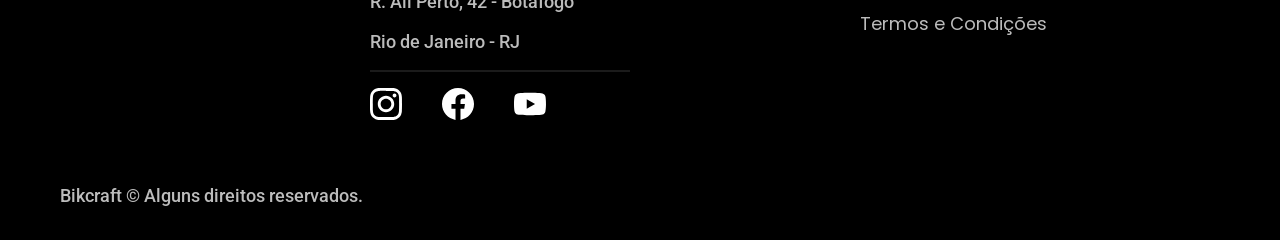
<file: termos.html>
<!DOCTYPE html>
<html lang="pt-br">

<head>
  <meta charset="UTF-8">
  <meta name="viewport" content="width=device-width, initial-scale=1.0">

  <title>Termos e Condições | Bikcraft</title>
  <meta name="description" content="Termos e condições de uso da loja Bikcraft. Leia atentamente antes de utilizar nossos serviços.">

  <link rel="shortcut icon" href="./favicon.svg" type="image/svg+xml">
  <link rel="preload" href="./css/style.min.css" as="style">
  <link rel="stylesheet" href="./css/style.min.css">
  <link rel="preconnect" href="https://fonts.googleapis.com">
  <link rel="preconnect" href="https://fonts.gstatic.com" crossorigin>
  <link href="https://fonts.googleapis.com/css2?family=Merriweather:ital,opsz,wght@1,18..144,700&family=Poppins:wght@400;600&family=Roboto:ital,wght@0,100..900;1,100..900&display=swap" rel="stylesheet">
  <script>document.documentElement.classList.add("js")</script>
  <script src="./js/simple-anime.js" defer></script>
  <script src="./js/script.js" defer></script>
</head>

<body>

  <header class="header__bg bg-c12" id="header">
    <div class="header__container">

      <a href="./" aria-label="Página inicial da Bikcraft">
        <img src="./img/bikcraft.svg" width="136" height="32" alt="Logo Bikcraft">
      </a>

      <nav aria-label="Principal">
        <ul class="header__menu font-1-m cor-0">
          <li><a href="./bicicletas.html">Bicicletas</a></li>
          <li><a href="./seguro.html">Seguro</a></li>
          <li><a href="./contato.html">Contato</a></li>
        </ul>

      </nav>
    </div>
  </header>

  <main>

    <div class="titulo__bg">
      <div class="titulo container">
        <p class="font-2-l-b uppercase cor-5">termos de uso</p>
        <h1 class="font-1-xxl cor-0">termos e condições<span class="cor-p1">.</span></h1>
      </div>
    </div>

    <section class="termos container" aria-label="Termos de Uso e Condições">

      <ol class="termos__lista-principal font-2-s  cor-10">
        <li>
          <h2 class="font-1-l-b cor-11">1. Política de estorno</h2>
          <ol>
            <li>
              <p>1.1 Aceitamos cartão de crédito com as bandeiras: Visa, Mastercard, ELO e American Express. Para pagamentos à vista também aceitamos PIX e Boleto através do PagSeguro.</p>
            </li>

            <li>
              <p>1.2 Aceitamos cartão de crédito com as bandeiras: Visa, Mastercard, ELO e American Express. Para pagamentos à vista também aceitamos PIX e Boleto através do PagSeguro.</p>
            </li>

            <li>
              <p>1.3 Aceitamos cartão de crédito com as bandeiras: Visa, Mastercard, ELO e American Express. Para pagamentos à vista também aceitamos PIX e Boleto através do PagSeguro.</p>
            </li>
          </ol>
        </li>

        <li>
          <h2 class="font-1-l-b  cor-11">2. Conta do Usuário</h2>
          <ol>
            <li>
              <p>2.1 Aceitamos cartão de crédito com as bandeiras: Visa, Mastercard, ELO e American Express. Para pagamentos à vista também aceitamos PIX e Boleto através do PagSeguro.</p>
            </li>

            <li>
              <p>2.2 Aceitamos cartão de crédito com as bandeiras: Visa, Mastercard, ELO e American Express. Para pagamentos à vista também aceitamos PIX e Boleto através do PagSeguro.</p>
            </li>

            <li>
              <p>2.3 Aceitamos cartão de crédito com as bandeiras: Visa, Mastercard, ELO e American Express. Para pagamentos à vista também aceitamos PIX e Boleto através do PagSeguro.</p>
            </li>
          </ol>
        </li>

        <li>
          <h2 class="font-1-l-b cor-11">3. Seguro Bikcraft</h2>
          <ol>
            <li>
              <p>3.1 Aceitamos cartão de crédito com as bandeiras: Visa, Mastercard, ELO e American Express. Para pagamentos à vista também aceitamos PIX e Boleto através do PagSeguro.</p>
            </li>

            <li>
              <p>3.2 Aceitamos cartão de crédito com as bandeiras: Visa, Mastercard, ELO e American Express. Para pagamentos à vista também aceitamos PIX e Boleto através do PagSeguro.</p>
            </li>

            <li>
              <p>3.3 Aceitamos cartão de crédito com as bandeiras: Visa, Mastercard, ELO e American Express. Para pagamentos à vista também aceitamos PIX e Boleto através do PagSeguro.</p>
            </li>
          </ol>
        </li>
      </ol>
    </section>

  </main>

  <footer class="footer__bg bg-c12">
    <div class="footer__container container">
      <a href="#header"><img src="./img/bikcraft.svg" width="136" height="32" alt="Logo Bikcraft"></a>

      <div class="footer__contato">
        <h3 class="font-2-l uppercase cor-0">contato</h3>

        <ul class="footer__lista contato font-2-m cor-5">
          <li><a href="tel:+552132323232">+55 21 3232.3232</a></li>
          <li><a href="mailto:contato@bikcraft.com">contato@bikcraft.com</a></li>
          <li>R. Ali Perto, 42 - Botafogo</li>
          <li>Rio de Janeiro - RJ</li>
        </ul>

        <ul class="footer__lista redes">
          <li><a href="instagram.com" target="_blank"><img src="./img/redes/instagram-p 1.svg" width="32" height="32" alt="Perfil no Instagram"></a></li>

          <li><a href="facebook.com" target="_blank"><img src="./img/redes/facebook-p 1.svg" width="32" height="32" alt="Perfil no Facebook"></a></li>

          <li><a href="youtube.com" target="_blank"><img src="./img/redes/youtube-p 1.svg" width="32" height="32" alt="Canal do Youtube"></a></li>
        </ul>
      </div>

      <div class="footer__informacoes">
        <h3 class="font-2-l uppercase cor-0">informações</h3>

        <nav>
          <ul class="footer__lista font-1-m cor-5 ">
            <li><a href="./bicicletas.html" target="_blank">Bicicletas</a></li>
            <li><a href="./seguro.html" target="_blank">Seguros</a></li>
            <li><a href="./contato.html" target="_blank">Contato</a></li>
            <li><a href="./termos.html" target="_blank">Termos e Condições</a></li>
          </ul>
        </nav>

      </div>
    </div>

    <span class="footer__copyright container font-2-m cor-5">Bikcraft © Alguns direitos reservados.</span>

  </footer>
</body>
</file>
<file: css/style.css>
/* Global */
@import url(./global/global.css);
@import url(./utilidades/tipografia.css);
@import url(./utilidades/cores.css);

@import url(./global/header.css);
@import url(./global/footer.css);

/* Utilidades */
@import url(./utilidades/componentes.css);
@import url(./utilidades/formulario.css);

/* Home */
@import url(./home/main.css);
@import url(./home/bicicletas-home.css);
@import url(./home/tecnologia.css);
@import url(./home/parceiros.css);
@import url(./home/depoimentos.css);
@import url(./home/seguros.css);

/* Termos */
@import url(./termos/termos.css);

/* Bicicletas */
@import url(./bicicletas/bicicletas.css);

/* Seguros */
@import url(./seguros/seguros.css);
@import url(./seguros/vantagens.css);
@import url(./seguros/perguntas.css);

/* Nimbus Stark */
@import url(./nimbus/nimbus.css);
@import url(./nimbus/escolha.css);
@import url(./nimbus/seguro.css);

/* Contato */
@import url(./contato/contato.css);
@import url(./contato/localizacao.css);

/* Orçamento */
@import url(./orcamento/orcamento.css);
</file>
<file: css/style.min.css>
*,::after,::before{box-sizing:border-box}blockquote,body,dd,dl,dt,h1,h2,h3,h4,ol,p,ul{margin:0;padding:0}body{font-family:Arial,Helvetica,sans-serif;overflow-x:hidden;color:var(--c0)}ol,ul{list-style:none}a,label{text-decoration:none;color:inherit}img{display:block;max-width:100%;height:auto}button,input,textarea{font-family:inherit;font-size:inherit;color:inherit;font:inherit}html{scroll-behavior:smooth}button{border:none}img[src$=".jpg"]{border-radius:5px}.js .fadeInDown{transform:translate3d(0,-20px,0)}.js .fadeInUp{transform:translate3d(0,20px,0)}.js .fadeInRight{transform:translate3d(20px,0,0)}.js .fadeInLeft{transform:translate3d(-20px,0,0)}.js [data-anime]{opacity:0}.js .anime{opacity:1;transform:none;transition:transform .8s,opacity .8s}:root{--font-2-s:400 1rem/1.5 "Roboto",sans-serif;--font-1-s:400 1rem/1.5 "Poppins",sans-serif}.uppercase{text-transform:uppercase;letter-spacing:.015em}.font-0{font:italic 700 2rem/1.5 Merriweather,sans-serif}@media (max-width:1200px){.font-0{font-size:1.5rem}}@media (max-width:800px){.font-0{font-size:1.25rem}}@media (max-width:430px){.font-0{font-size:1rem}}.font-1-xxl{font:600 4rem/1.125 Poppins,sans-serif}.font-1-xl{font:600 2rem/1.25 Poppins,sans-serif}.font-1-ll{font:600 2.25rem/1.3 Poppins,sans-serif;letter-spacing:.013em}.font-1-l{font:400 1.5rem/1.5 Poppins,sans-serif}.font-1-l-b{font:600 1.5rem/1.5 Poppins,sans-serif}.font-1-m{font:400 1.125rem/1.333 Poppins,sans-serif}.font-1-m-b{font:600 1.125rem/1.333 Poppins,sans-serif}.font-1-s{font:400 1rem/1.5 Poppins,sans-serif}.font-1-xs{font:600 0.75rem/1.333 Poppins,sans-serif}.font-2-l{font:400 1.5rem/1.5 Roboto,sans-serif}.font-2-l-b{font:500 1.5rem/1.5 Roboto,sans-serif}.font-2-m-a{font:400 1.125rem/1.333 Roboto,sans-serif}.font-2-m{font:500 1.125rem/1.333 Roboto,sans-serif}.font-2-s{font:400 1rem/1.5 Roboto,sans-serif}.font-2-xs{font:400 0.875rem/1.43 Roboto,sans-serif}@media (max-width:1200px){.font-1-xxl{font-size:3rem}.font-2-l,.font-2-l-b{font-size:1.125rem}.font-1-xl{font-size:1.5rem}.font-2-s{font-size:.875rem}.font-1-l{font-size:1.25rem}}@media (max-width:800px){.font-1-xxl{font-size:2rem}.font-1-xl{font-size:1.25rem}.font-1-l{font-size:1rem}}:root{--c12:#000000;--c11:#1b1b1b;--c10:#282828;--c9:#323232;--c8:#434343;--c7:#797979;--c6:#999999;--c5:#bcbcbc;--c4:#d2d2d2;--c3:#e1e1e1;--c2:#ededed;--c1:#f7f7f7;--c0:#ffffff;--p1:#ffbb00;--p2:#e4a300;--p3:#a67700;--p4:#664900;--p5:#332400;--p6:#2e1e00;--g1:linear-gradient(#ffbb00, #f2a60c);--g2:linear-gradient(#ffb60d, #e59317)}.cor-0{color:var(--c0)}.cor-1{color:var(--c1)}.cor-2{color:var(--c2)}.cor-3{color:var(--c3)}.cor-4{color:var(--c4)}.cor-5{color:var(--c5)}.cor-6{color:var(--c6)}.cor-7{color:var(--c7)}.cor-8{color:var(--c8)}.cor-9{color:var(--c9)}.cor-10{color:var(--c10)}.cor-11{color:var(--c11)}.cor-12{color:var(--c12)}.cor-p1{color:var(--p1)}.cor-p2{color:var(--p2)}.cor-p3{color:var(--p3)}.cor-p4{color:var(--p4)}.cor-p5{color:var(--p5)}.cor-p6{color:var(--p6)}.cor-g1{background-image:var(--g1)}.cor-g2{background-image:var(--g2)}.bg-p1{background-color:var(--p1)}.bg-c0{background-color:var(--c0)}.bg-c12{background-color:var(--c12)}.bg-c10{background-color:var(--c10)}.bg-c11{background-color:var(--c11)}.bg-c1{background-color:var(--c1)}.header__container{display:flex;justify-content:space-between;max-width:75rem;align-items:center;margin:0 auto;padding:1.25rem;flex-wrap:wrap;gap:1.25rem}.header__menu{display:flex;gap:2.5rem;flex-wrap:wrap}.header__menu>li>a{display:inline-block;padding:1rem 0;font-size:1.125rem;position:relative}.header__menu>li>a::after{content:"";display:block;position:absolute;height:.125rem;width:100%;transform:scaleX(0);transform-origin:20%;background-color:var(--c0);transition:.3s ease-out;bottom:.5rem}@media (hover:hover){.header__menu>li>a:hover::after{transform:scaleX(1)}}@media (min-width:800px){.header__menu>li>a.header__ativo::after{transform:scaleX(1)}}@media (max-width:50rem){.header__menu{gap:20px}.header__menu>li>a{background-color:var(--c11);padding:12px 16px;border-radius:5%}.header__menu>li>a.header__ativo{background-color:var(--c8)}@media (hover:hover){.header__menu>li>a:hover:not(.header__ativo){background-color:var(--c10)}}.header__menu>li>a::after{display:none}}@media (max-width:37.5rem){.header__menu{gap:.75rem}.header__menu>li>a{padding:.5rem .75rem}}.footer__bg{padding-top:3.75rem;padding-bottom:2rem}.footer__container{display:grid;grid-template-columns:3fr 5fr 4fr;gap:2.5rem}.footer__container>a{place-self:start}.footer__container h3{margin-bottom:2rem}.footer__lista{display:grid;gap:1rem;margin-bottom:1rem}.footer__lista.contato :nth-child(2n)::after{content:"";display:block;max-width:16.25rem;height:2px;background-color:var(--c11);margin-top:1rem}.footer__lista.redes{display:flex;gap:2.5rem;margin-bottom:4rem}.footer__copyright{display:block}@media (hover:hover){.footer__lista li a:hover{color:var(--c3)}}@media (max-width:1200px){.footer__container h3{margin-bottom:1.25rem}.footer__lista{gap:.5rem;max-width:initial}.footer__lista li{font-size:1rem}}@media (max-width:600px){.footer__container{grid-template-columns:1fr;gap:2rem}.footer_container>img{margin-bottom:100px}.footer__lista.redes{margin-bottom:0;gap:1.25rem}.footer__lista.redes img{transform:scale(.8)}.footer__bg .footer__copyright{margin-top:2rem}}@media (max-width:400px){.footer__bg .footer__copyright{font-size:14px}}.container{max-width:75rem;padding:0 1.25rem;margin:0 auto}.btn{display:inline-block;padding:1rem 2rem;background:var(--g1);border-radius:.3125rem;color:var(--p6);box-shadow:0 2px 2px 0 rgba(0,0,0,.1);font:600 1.125rem/1.3 Poppins,sans-serif;letter-spacing:.015em;text-transform:uppercase;cursor:pointer;max-width:max-content;border:none}.btn.secundario{background:var(--c10);color:var(--c4)}@media (hover:hover){.btn:hover{background:var(--g2)}.btn.secundario:hover{background:initial;background-color:var(--c9)}}@media (max-width:75rem){.btn{margin-bottom:0}}@media (max-width:37.5rem){.btn{padding:.75rem 1rem;font-size:1rem}}.titulo__bg{padding-top:3.75rem;padding-bottom:3.75rem;background-color:var(--c11);position:relative;margin:0 auto}.titulo__bg .container{position:relative}.titulo__bg .container::after{content:"";position:absolute;right:1.25rem;top:50%;transform:translateY(calc(-50%));display:inline-block;width:3.25rem;height:3.25rem;object-fit:cover;background-image:url(../img/grafismos/grafismo-top-right.svg)}.titulo p{margin-bottom:.5rem}@media (max-width:800px){.titulo__bg{padding-top:2.5rem;padding-bottom:2.5rem}.titulo p{font-size:1rem}}@media (max-width:800px){.titulo__bg .container::after{width:2rem;height:2rem}}@media (max-width:400px){.titulo__bg .container::after{display:none}}.form{padding:3.75rem;box-shadow:0 1px 2px 0 rgba(0,0,0,.1);display:grid;position:relative;align-content:start;grid-template-columns:1fr 1fr;gap:20px;align-items:start;border-radius:0 5px 5px 0;font:var(--font-1-s);color:var(--c11)}.form .col-2{grid-column:1/-1}.form div label:has(+ input){display:inline-block;margin-bottom:.25rem}.form input[type=email],.form input[type=tel],.form input[type=text],.form textarea{width:100%;background-color:var(--c1);border-radius:5px;border:1px solid var(--c2);padding:.75rem;resize:none;font:var(--font-2-s);color:var(--c11)}.form input[type=email]:focus,.form input[type=tel]:focus,.form input[type=text]:focus,.form textarea:focus{outline:0;background-color:var(--c0);border-color:var(--p2);box-shadow:inset 0 0 0 2px #fea}.form input::placeholder,.form textarea::placeholder{font:var(--font-2-s);color:var(--c7)}.form .btn{justify-self:start;max-width:max-content}@media (max-width:900px){.form{padding:2rem}}@media (max-width:800px){.form{grid-template-columns:1fr}.form::before{display:none}.form .btn{justify-self:stretch;max-width:100%;font-size:.875rem;padding-left:0;padding-right:0}}@media (max-width:600px){.form{border-radius:5px 5px 0 0;grid-row:1}}@media (max-width:400px){.form textarea{height:7rem}}.main__bg{position:relative}.main__bg::after{content:"";width:3.25rem;height:3.25rem;background-image:url(../img/grafismos/grafismo-bottom-left.svg);position:absolute;left:2.5rem;bottom:2.5rem}.main__container{display:grid;grid-template-columns:6fr 6fr;gap:0 2.5rem;align-items:end;height:70vh;max-height:700px}.main__titulo{margin-bottom:2rem}.main__wrapper>p{margin-bottom:1.5rem}.main__wrapper>.btn{margin-bottom:5rem}.main__img{height:100%;overflow:hidden;height:calc(100% + 5rem);width:calc(100% + 9.375rem);margin-bottom:-5rem;border-radius:5px}.main__img>img{object-fit:cover;object-position:center;transition:all .3s ease-out;width:100%;height:100%}@media (max-width:1500px){.main__img{width:calc(100% + 80px)}}@media (max-width:1400px){.main__bg::after{width:2.5rem;height:2.5rem;left:1.25rem;bottom:1.25rem}}@media (hover:hover){.main__img>img:hover{transform:scale(1.05)}}@media (max-width:75rem){.main__bg::after{display:none}.main__container{grid-template-columns:1fr;gap:32px;height:auto;box-shadow:inset 0 -60px 0 0 var(--c0);padding-top:2rem}.main__titulo{margin-bottom:16px}.main__wrapper>.btn{margin-bottom:0}.main__img{width:100%;height:18.75rem}}.bicicletas{padding-top:7.5rem;padding-bottom:12.5rem}.bicicletas__titulo{margin-bottom:2.5rem}.bicicletas__lista{display:flex;gap:2.5rem;padding:0 1.25rem;padding-bottom:1.25rem;max-width:1500px;margin:0 auto;overflow-x:auto}.bicicletas__card{flex:1;min-width:17.5rem}.bicicletas__card-link{display:grid;gap:1rem}.bicicletas__info::before{content:"";width:.75rem;height:.5rem;background-color:var(--p2);transform-origin:left;transition:.3s ease-out}.bicicletas__info{display:grid;grid-template-columns:max-content 1fr;align-items:center;gap:.5rem .625rem;overflow:hidden}.bicicletas__img-wrapper{overflow:hidden;border-radius:5px}.bicicletas__img-wrapper>img{transition:.3s ease-in-out;width:100%;height:100%}.bicicletas__info>h3{grid-column:2;transition:.3s ease-out}.bicicletas__info>span{grid-column:2}@media (hover:hover){.bicicletas__card-link:hover .bicicletas__info::before{transform:scaleX(2)}.bicicletas__card-link:hover .bicicletas__info>h3{transform:translateX(.75rem)}.bicicletas__card-link:hover .bicicletas__img-wrapper>img{transform:scale(1.05)}}@media (max-width:75rem){.bicicletas{padding:5rem 0}.bicicletas__lista{gap:1.25rem}}@media (max-width:800px){.bicicletas{padding:3rem 0}.bicicletas__titulo{max-width:75rem;padding:0 1.25rem;margin:0 auto;margin-bottom:1.5rem}}@media (max-width:370px){.bicicletas__card{flex:1;min-width:15.625rem}}.tecnologia__bg{position:relative}.tecnologia__bg::after{content:"";width:3.25rem;height:3.25rem;background-image:url(../img/grafismos/grafismo-bottom-left.svg);position:absolute;left:2.5rem;bottom:2.5rem}.tecnologia__container{display:grid;grid-template-columns:6fr 6fr;gap:40px}.tecnologia__wrapper{padding-top:5rem;padding-bottom:5rem;display:grid}.tecnologia__wrapper>span{margin-bottom:1.5rem}.tecnologia__titulo{margin-bottom:2rem}.tecnologia__wrapper>p{margin-bottom:2rem}.tecnologia__link{justify-self:start;align-self:center;padding:1rem 0;line-height:1;display:grid;gap:.75rem;margin-bottom:2.5rem;text-transform:uppercase;letter-spacing:.015em}.tecnologia__link::after{content:"";display:block;width:100%;height:.25rem;background-color:currentColor;transform:scaleX(0);transition:.3s ease-out;transform-origin:20%}@media (hover:hover){.tecnologia__link:hover::after{transform:scaleX(1)}}.tecnologia__infos{display:grid;grid-template-columns:1fr 1fr;gap:2.5rem;align-items:start}.tecnologia__infos>li{display:grid;gap:.5rem}.tecnologia__img{height:100%;position:relative}.tecnologia__img>img{position:absolute;max-width:none;height:calc(100% + 10rem);width:calc(100% + 9.375rem);object-fit:cover;object-position:left center;margin-top:-5rem}@media (max-width:1400px){.tecnologia__bg::after{width:2.5rem;height:2.5rem;left:1.25rem;bottom:1.25rem}}@media (max-width:1200px){.tecnologia__img>img{width:100%;height:100%;max-width:100%;margin-top:0}}@media (max-width:800px){.tecnologia__bg::after{display:none}.tecnologia__container{display:grid;grid-template-columns:1fr;gap:40px}.tecnologia__wrapper{padding-top:2.5rem;padding-bottom:2.5rem}.tecnologia__wrapper>p{margin-bottom:1rem}.tecnologia__link{margin-bottom:1.5rem}.tecnologia__infos{gap:1.5rem}.tecnologia__img{display:none}}@media (max-width:500px){.tecnologia__infos{display:grid;grid-template-columns:1fr}}.parceiros{padding-top:200px;padding-bottom:200px}.parceiros__titulo{margin-bottom:2.5rem}.parceiros__lista{max-width:87.5rem;margin:0 auto;display:grid;grid-template-columns:repeat(4,1fr);padding:0 1.25rem;place-items:center;justify-content:center}.parceiros__lista>li{width:100%;height:100%;padding:2.5rem 6.25rem;display:flex;align-items:center;justify-content:center;position:relative;border-left:2px solid var(--c2)}.parceiros__lista :first-child{border-left:none}.parceiros__lista :nth-child(5){border-left:none}.parceiros__lista :nth-child(n+5){border-top:2px solid var(--c2)}.parceiros__lista>li>img{max-width:none}@media (max-width:90rem){.parceiros__lista>li{padding:1.25rem 3.125rem}}@media (max-width:75rem){.parceiros{padding-top:5rem;padding-bottom:5rem}.parceiros__lista{grid-template-columns:repeat(2,1fr);padding:0 1.25rem}.parceiros__lista>li{padding:2.5rem 3.125rem}.parceiros__lista>li:nth-child(odd){border-left:none}.parceiros__lista :nth-child(n+3){border-top:2px solid var(--c2)}}@media (max-width:37.5rem){.parceiros{padding-top:2.5rem;padding-bottom:2.5rem}.parceiros__titulo{margin-bottom:1rem}.parceiros__lista{grid-template-columns:1fr}.parceiros__lista>li{border-left:none;padding:2.5rem 1.25rem;border-top:2px solid var(--c2)}.parceiros__lista :first-child{border-top:none}}.depoimentos{width:100%;max-height:42.5rem;display:grid;grid-template-columns:repeat(2,1fr);overflow:hidden}@media (max-width:600px){.depoimentos{grid-template-columns:1fr}}.depoimentos__img{overflow:hidden;height:100%}.depoimentos__img>img{border-radius:0;height:100%;width:100%;object-fit:cover;max-height:42.5rem;object-position:center bottom;transition:.4s ease-in-out}@media (hover:hover){.depoimentos__img:hover>img{transform:scale(1.03)}}@media (max-width:600px){.depoimentos__img{height:12.5rem}.depoimentos__img>img{object-position:center center}}.depoimentos__container{padding:8.75rem;height:100%;display:grid;align-content:center;justify-content:center;position:relative;overflow:hidden}@media (max-width:1200px){.depoimentos__container{padding:5rem}}@media (max-width:800px){.depoimentos__container{padding:5rem 2.5rem}}@media (max-width:600px){.depoimentos__container{padding:5rem}}.depoimentos__container::after,.depoimentos__container::before{content:"";display:inline-block;width:3.25rem;height:3.25rem;position:absolute}.depoimentos__container::before{background-image:url(../img/grafismos/grafismo-top-left-p.svg);top:2.5rem;left:2.5rem}.depoimentos__container::after{background-image:url(../img/grafismos/grafismo-bottom-right-p.svg);bottom:2.5rem;right:2.5rem}@media (max-width:1200px){.depoimentos__container::after,.depoimentos__container::before{transform:scale(.8)}.depoimentos__container::before{top:1.25rem;left:1.25rem}.depoimentos__container::after{right:1.25rem;bottom:1.25rem}}@media (max-width:800px){.depoimentos__container::after,.depoimentos__container::before{transform:scale(.6)}.depoimentos__container::before{top:1rem;left:1rem}.depoimentos__container::after{right:1rem;bottom:1rem}}.depoimentos__container>blockquote p{max-width:22ch;margin-bottom:2rem;position:relative}.depoimentos__container>blockquote p::after,.depoimentos__container>blockquote p::before{position:absolute;font-size:8.75rem;line-height:1;color:var(--p2)}.depoimentos__container>blockquote p::before{content:"\201c";left:-5rem;top:0}.depoimentos__container>blockquote p::after{content:"\201d";right:-3rem}@media (max-width:1200px){.depoimentos__container>blockquote p{margin-bottom:1rem}.depoimentos__container>blockquote p::before{font-size:5rem;left:-3.5rem}.depoimentos__container>blockquote p::after{font-size:5rem;right:-2rem}}@media (max-width:600px){.depoimentos__container>blockquote p{max-width:initial;margin-bottom:.5rem}}.seguros{padding-top:5rem;padding-bottom:7.5rem;position:relative}#seguros .seguros{padding-top:3.75rem}.seguros::before{content:"";position:absolute;width:3.25rem;height:3.25rem;background-image:url(../img/grafismos/grafismo-bottom-left.svg);left:2.5rem;bottom:2.5rem}.seguros__titulo{margin-bottom:3.75rem}.seguros__container{display:grid;grid-template-columns:repeat(2,1fr);gap:2.5rem;align-items:center}.seguros__card{padding:2rem 2rem 2rem 4rem;border-radius:.3125rem;transition:.2s ease-out}@media (min-width:800px){.seguros__card:hover{transform:translateY(-.3125rem)}}.seguros__card-topo{display:flex;justify-content:space-between}.seguros__card-preco{display:grid;justify-items:end}.seguros__valor{margin-bottom:-.5rem}.seguros__card-topo{margin-bottom:2.5rem}.seguros__lista{display:grid;gap:1.25rem;margin-bottom:2rem}.seguros__lista>li{position:relative;display:flex;align-items:center}.seguros__lista>li::before{content:"";width:.8125rem;height:.5625rem;position:absolute;background-image:url(../img/icones/check.svg);left:-1.4375rem}@media (max-width:1000px){.seguros__container{gap:1.25rem}.seguros__card{padding-left:3rem}.seguros__card-topo{margin-bottom:1.5rem}.seguros__card h3,.seguros__valor{font-size:2rem}.seguros__lista{gap:1rem;margin-bottom:1.5rem}.seguros__lista li{font-size:.875rem}.seguros__card .btn{font-size:1rem}}@media (max-width:800px){.seguros__container{grid-template-columns:1fr}}@media (max-width:400px){.seguros__card{padding:2rem 1rem 2rem 2.5rem}.seguros__card h3,.seguros__valor{font-size:1.5rem}.seguros__valor{margin-bottom:-.1rem}.seguros__card-topo{margin-bottom:1rem}.seguros__lista{gap:.75rem}.seguros__ lista li{font-size:.75rem}}.termos{padding-top:7.5rem;padding-bottom:7.5rem;max-width:47.5rem}.termos h2{margin-bottom:1.25rem}.termos__lista-principal{display:grid;gap:3rem}.termos__lista-principal ol{display:grid;gap:1rem}@media (max-width:800px){.termos{padding-top:4rem;padding-bottom:4rem}}@media (max-width:400px){.termos{padding-top:2rem;padding-bottom:2rem}.termos h2{margin-bottom:1rem}.termos__lista-principal{display:grid;gap:2rem}}#bicicletas.bicicletas{padding-bottom:3.75rem}#bicicletas .bicicletas__lista{padding:0;flex-direction:column;gap:7.5rem;max-width:none;padding-bottom:3.75rem}.bicicletas__lista .bike-card:nth-child(2n),.bicicletas__lista .bike-card:nth-child(2n) ul{position:relative;color:var(--c5)}.bicicletas__lista .bike-card:nth-child(2n) h2{color:var(--c0)}.bicicletas__lista .bike-card:nth-child(2n)::before{content:"";position:absolute;width:75%;height:calc(100% + 7.5rem);right:0;top:-3.75rem;background-color:var(--c11)}.bike-card__container{display:grid;grid-template-columns:1fr 1fr;gap:2.5rem;align-items:end;position:relative}.bike-card__container::after{content:"";position:absolute;width:3.25rem;height:3.25rem;background-image:url(../img/grafismos/grafismo-top-right.svg);top:0;right:0;opacity:.2}.bike-card__img{border-radius:5px;height:100%;overflow:hidden;display:grid}.bike-card__img img,.bike-card__img span{grid-area:1/1}.bike-card__img img{height:100%;object-fit:cover;object-position:right center;transition:.3s ease-out}.bike-card__img span{display:inline-block;background-color:var(--c12);padding:.5rem;padding-right:1rem;border-radius:5px 0 0 5px;place-self:start end;margin-top:20px;z-index:1}.bike-card h2{margin-bottom:1.25rem}.bike-card h2::before{content:"";display:block;width:.75rem;height:.5rem;background-color:var(--p2);margin-bottom:1rem;transform-origin:left;transition:.3s ease-out}.bike-card p{margin-bottom:2rem;max-width:45ch}.bike-card__bottom{display:flex;justify-content:space-between;align-items:end;gap:1.25rem}.bike-card__lista{display:flex;flex-direction:column;gap:1.25rem}.bike-card__lista li{display:flex;align-items:center;gap:1.25rem}.bike-card__lista img{width:1.5rem;height:1.5rem}.bike-card__bottom a.btn{display:flex;align-items:center;gap:1rem;max-width:max-content;padding-right:1.5rem}.bike-card__bottom a.btn::after{content:"";display:inline-block;width:1.125rem;height:.625rem;background-image:url(../img/icones/seta-2.svg);transition:.2s ease-out}@media (hover:hover){.bike-card__img:hover img{transform:scale(1.05)}.bike-card__container:hover h2::before{transform:scaleX(3)}.bike-card__bottom a.btn:hover::after{transform:translateX(.25rem)}}@media (min-width:2000px){.bicicletas__lista .bike-card:nth-child(2n)::before{width:65%}}@media (max-width:1000px){.bike-card__container{gap:1.25rem}.bike-card__container::after{transform:scale(.8)}.bike-card p{font-size:.875rem}.bike-card__lista{gap:.625rem}.bike-card__lista li{font-size:.875rem;gap:.625rem}.bike-card__bottom a.btn{gap:.5rem;font-size:.875rem;padding:.625rem 1.5rem}}@media (max-width:800px){.bike-card p{margin-bottom:1rem}.bike-card__bottom{flex-direction:column}.bike-card__lista{flex-direction:initial;flex-wrap:wrap;gap:.3125rem .625rem}.bike-card__lista img{transform:scale(.6)}.bike-card__lista li{gap:0}.bike-card__bottom a.btn{align-self:start}}@media (max-width:600px){#bicicletas.bicicletas{padding-bottom:3rem}#bicicletas .bicicletas__lista{gap:1.25rem}.bike-card__container{grid-template-columns:1fr;gap:0}.bike-card__container::after{display:none}.bicicletas__lista .bike-card:nth-child(2n)::before{display:none}.bike-card__info{background-color:var(--c1);padding:1.25rem;border:2px solid var(--c2);border-radius:0 0 5px 5px}.bicicletas__lista .bike-card:nth-child(2n) .bike-card__info{border:2px solid var(--c10);background-color:var(--c11)}.bike-card__img,.bike-card__img img{border-radius:5px 5px 0 0}.bike-card__img span{font-size:16px;border-radius:0 0 0 5px;margin-top:0}.bike-card h2::before{margin-bottom:0}.bike-card h2{margin-bottom:1rem;display:flex;align-items:center;gap:1rem}.bike-card__lista{gap:4px}}@media (max-width:1000px){#seguros .seguros{padding-top:1rem}}@media (max-width:800px){#seguros .seguros{padding-top:0}}.vantagens{padding-top:7.5rem;padding-bottom:7.5rem;position:relative}.vantagens::before{content:"";position:absolute;width:3.25rem;height:3.25rem;background-image:url(../img/grafismos/grafismo-bottom-left.svg);left:2.5rem;bottom:2.5rem}.vantagens h2{margin-bottom:3.75rem}.vantagens__lista{display:grid;grid-template-columns:repeat(auto-fit,minmax(300px,1fr));gap:2.5rem;justify-content:center}.vantagens__lista>li{display:grid;gap:.5rem}.vantagens__lista img{width:2rem;height:auto}.vantagens__lista-item{display:flex;flex-direction:column;gap:.5rem}@media (max-width:1000px){.vantagens{padding-top:4rem}}@media (max-width:800px){.vantagens{padding-top:4rem;padding-bottom:4rem}.vantagens::before{display:none}.vantagens h2{margin-bottom:2rem}.vantagens__lista-item{flex-direction:initial;align-items:center}.vantagens__lista-item>img{width:1.5rem}}@media (max-width:400px){.vantagens__lista{grid-template-columns:initial;gap:1.5rem}.vantagens__lista li>p{font-size:.875rem}}.perguntas{padding-top:7.5rem;padding-bottom:7.5rem}.perguntas h2{margin-bottom:5rem;display:flex;align-items:center}.perguntas h2::after{content:"";width:3.25rem;height:3.25rem;background-image:url(../img/grafismos/grafismo-top-right.svg);opacity:.2;margin-left:auto}.perguntas__lista{contain:layout}.perguntas__lista>div:nth-child(odd){background-color:var(--c1);border-radius:5px}.perguntas__lista>div{padding:1.25rem 2.5rem;display:grid;align-items:center}.perguntas__lista>div button{width:100%;display:grid;grid-template-columns:1fr max-content;justify-items:start;align-items:center;cursor:pointer;background-color:transparent;border:none}.perguntas__lista>div button:focus-visible{outline:0}.perguntas__lista>div:has(button:focus-visible){outline:2px solid black;outline-offset:2px;border-radius:5px}.perguntas__lista>div>dt{display:flex;align-items:center;position:relative;transition:.3s ease-in-out;justify-content:space-between}.perguntas__lista>div>dt span{text-align:start}.perguntas__lista span{transition:.3s ease-in-out}.perguntas__lista>div>dt::before{content:"";display:inline-block;width:.75rem;height:.5rem;left:-1.25rem;position:absolute;background-color:var(--p2);transition:.3s ease-in-out;transform-origin:left}.perguntas__lista img{transition:.2s ease-in-out}.perguntas__lista button[aria-expanded=true] img{transform:rotate(180deg)}.js .perguntas__lista div>dd{display:grid;margin-top:0;grid-row:2;grid-template-rows:0fr;transition:grid-template-rows .3s ease-in-out,margin-top .3s ease-in-out;overflow:hidden}.js .perguntas__lista div>dd>*{min-height:0}.js .perguntas__lista div>dd.resposta-ativa{margin-top:1rem;grid-template-rows:1fr}@media (hover:hover){.perguntas__lista div:hover dt::before{transform:scaleX(2)}.perguntas__lista div:hover span{transform:translateX(.75rem)}}@media (max-width:1000px){.perguntas{padding-top:4rem;padding-bottom:4rem}.perguntas h2{margin-bottom:2.5rem}}@media (max-width:800px){.perguntas h2{margin-bottom:2rem}.perguntas h2::after{transform:scale(.8)}.perguntas__lista>div>dt{margin-bottom:.5rem}.perguntas__lista div>dd{font-size:.875rem}}@media (max-width:600px){.perguntas h2{display:inline-block}.perguntas h2::after{display:none}}@media (max-width:400px){.perguntas{padding-top:2rem;padding-bottom:2rem}.perguntas h2{margin-bottom:1rem}.perguntas__lista div>dt{font-size:1rem}}.nimbus__container{display:grid;grid-template-columns:1fr 1fr;gap:2.5rem;padding-bottom:3.75rem}.nimbus__container button{padding:0;margin:0;background-color:transparent;border-radius:5px}.nimbus__container button:focus-visible{outline:2px solid white;outline-offset:2px}.nimbus__fotos{display:flex;flex-wrap:wrap;gap:1.25rem;align-content:start}.nimbus__fotos div{overflow:hidden}.nimbus__fotos img{transition:transform .3s ease-in-out}.nimbus__fotos button:first-child:hover img{transform:scale(1.05)}.nimbus__fotos button{flex:1;min-width:200px;border-radius:5px}.nimbus__fotos button:first-child{min-width:100%}.nimbus__infos{display:grid;gap:2rem;align-content:start}.nimbus__comprar{display:grid;grid-template-columns:max-content max-content;place-items:start;gap:.75rem}.nimbus__comprar .btn{place-self:initial}.nimbus__comprar>div{display:grid;gap:.5rem}.nimbus__comprar>div>span{display:flex;gap:.5rem;padding:.25rem .5rem;background-color:var(--c12);border-radius:5px;place-self:start}.nimbus__vantagens{display:grid;gap:.75rem}.ficha-tecnica__lista,.vantagens__lista{display:grid;background-color:var(--c12);padding:2rem;border-radius:5px}.vantagens__lista{grid-template-columns:1fr 1fr}.vantagens__lista>li>img{width:1.5rem;height:1.5rem}.ficha-tecnica>h2{margin-bottom:.75rem}.ficha-tecnica__lista>div{display:flex;justify-content:space-between;padding:.375rem 0}.ficha-tecnica__lista>div:not(:first-child){border-top:1px solid var(--c11)}@media (max-width:1000px){.vantagens__lista{padding:1rem;gap:1.25rem}#nimbus .vantagens__lista h3{font-size:1rem}.ficha-tecnica__lista{padding:1rem}}@media (max-width:800px){.nimbus__container{gap:1.25rem}.nimbus__fotos{gap:1rem}.nimbus__comprar{grid-template-columns:max-content}.vantagens__lista{grid-template-columns:1fr}}@media (max-width:600px){.nimbus__container{grid-template-columns:1fr}.nimbus__fotos{grid-row:2}}#nimbus .produtos{padding:7.5rem 0}#nimbus .produtos h2{margin-bottom:2.5rem}.produtos__lista{display:grid;grid-template-columns:1fr 1fr;gap:2.5rem}.produtos__lista li{overflow:hidden}.produtos__lista li a{display:grid;gap:2rem}.produtos__lista li a div{border-radius:5px;overflow:hidden}.produtos__lista li a div img{transition:scale .3s ease-in-out}.produtos__lista li a h3{display:grid;grid-template-columns:max-content 1fr;align-items:center;gap:.5rem 1rem;transition:translate .3s ease-in-out}.produtos__lista li a h3 span{grid-column:2;transition:translate .3s ease-in-out}.produtos__lista li a h3::before{content:"";display:inline-block;width:.75rem;height:.5rem;background-color:var(--p2);transition:scale .3s ease-in-out,translate .3s ease-in-out;transform-origin:left}@media (hover:hover){.produtos__lista li a:hover h3::before{scale:2 1}.produtos__lista li a:hover h3 span,.produtos__lista li a:hover h3::before{translate:-0.75rem 0}.produtos__lista li a:hover h3{translate:0.75rem 0}.produtos__lista li a div:hover img{scale:1.05}}@media (max-width:1000px){#nimbus .produtos{padding:3.75rem 0}}@media (max-width:800px){.produtos__lista{gap:1.25rem}.produtos__lista li a{gap:1rem}}@media (max-width:600px){.produtos__lista{grid-template-columns:1fr}.produtos__lista li a h3{gap:.25rem .5rem}}@media (max-width:400px){#nimbus .produtos{padding:2rem 0}#nimbus .produtos h2{margin-bottom:1.25rem}.produtos__lista li a{gap:.5rem}}#nimbus .seguros{padding:0;box-shadow:inset 0 120px 0 0 var(--c0),inset 0 -120px 0 0 var(--c12)}#nimbus .seguros::before{display:none}#nimbus .container-img{height:100%;max-width:calc(100% + 7.5rem);margin-left:-7.5rem}#nimbus .container-img img{height:100%;object-fit:cover;object-position:center right}#nimbus .seguros__content{padding-top:11.25rem;padding-bottom:11.25rem}#nimbus .seguros__content h2{margin-bottom:2rem}#nimbus .seguros__content p{margin-bottom:1.25rem}@media (max-width:800px){#nimbus .container-img img{display:none}#nimbus .seguros{box-shadow:none}#nimbus .seguros__container{gap:0}#nimbus .seguros__content{padding:2rem 0}}#contato form{height:100%;align-content:center}#contato form p{text-align:center;grid-column:1/-1;margin:auto}.contato-bg{box-shadow:inset 0 -16.25rem 0 0 var(--c1)}.contato__container{display:grid;grid-template-columns:5fr 7fr}.contato__listas{border-radius:5px 0 0 5px}.contato__listas{padding:3.75rem;box-shadow:0 1px 2px 0 rgba(0,0,0,.1);display:grid;position:relative;align-content:start}.contato__form::before,.contato__listas::before{content:"";display:inline-block;width:3.25rem;height:3.25rem;background-image:url("../img/grafismos/grafismo-bottom-right.svg");position:absolute;right:2.5rem;bottom:2.5rem}.contato__listas h2{margin-bottom:3.75rem}.contato__emails,.contato__endereco{font-weight:400;line-height:2;margin-bottom:3.75rem;display:grid;grid-template-columns:max-content auto;align-items:center;align-content:start;justify-items:start;gap:0 .5rem}.contato__emails a:nth-child(3),.contato__endereco{margin-bottom:2rem}.contato__emails{margin-bottom:3.75rem}.contato__emails a,.contato__endereco p{grid-column:2}.contato__endereco img{grid-column:1;width:1.25rem;height:1.25rem}.contato__redes{display:flex;gap:2rem}@media (max-width:800px){.contato__listas{padding:2rem}}@media (max-width:600px){.contato__container{grid-template-columns:1fr}}@media (max-width:400px){.contato__emails,.contato__listas h3{margin-bottom:2rem}.contato__emails a:nth-child(3),.contato__endereco{margin-bottom:1rem}.contato__emails a,.contato__endereco p{font-size:.875rem}.contato__redes{gap:1rem}.contato__redes img{width:1.5rem;height:1.5rem}.contato__listas::before{display:none}}@media (hover:hover){.contato__emails a:hover{color:var(--c0)}}.localizacao__container{display:grid;grid-template-columns:1fr 1fr;gap:3.75rem 2.5rem;padding-top:7.5rem;padding-bottom:7.5rem;align-content:start}.localizacao__container h2{grid-column:1/-1}.localizacao__card div{border-radius:5px 5px 0 0;overflow:hidden}.localizacao__card img{border-radius:5px 5px 0 0;transition:.3s ease-in-out}.localizacao__card h3{transition:.3s ease-in-out}.localizacao__card-info{background-color:var(--c0);padding:2rem;display:grid;grid-template-columns:max-content 1fr;gap:1rem .5rem;align-content:start;align-items:center;justify-content:start;border-radius:0 0 5px 5px;box-shadow:0 1px 2px 0 rgba(0,0,0,.1)}.localizacao__card-info h3,.localizacao__card-info span{grid-column:2/-1}.localizacao__card-info::before{content:"";display:inline-block;grid-column:1;width:.75rem;height:.5rem;background-color:var(--p2);transition:.3s ease-in-out;transform-origin:left}.localizacao__card-listas div{padding:.75rem;border-left:2px solid var(--c2)}.localizacao__card-listas{grid-column:2;display:flex;width:90%;justify-content:space-between;flex-wrap:wrap}.localizacao__card-listas div{display:grid;gap:.5rem;min-width:20ch}@media (max-width:1000px){.localizacao__container{gap:2rem 1.25rem}.localizacao__card-info{padding:1rem}.localizacao__card-listas{gap:1.5rem;width:100%}}@media (max-width:800px){.localizacao__container{grid-template-columns:1fr;padding-top:3.75rem;padding-bottom:3.75rem}.localizacao__card-info{padding:2rem}.localizacao__card-listas{width:70%}}@media (hover:hover){.localizacao__card:hover img{scale:1.05}.localizacao__card:hover .localizacao__card-info::before{scale:2 1}.localizacao__card:hover h3{translate:0.75rem}.localizacao__card-listas a:hover{font-weight:700}}#orcamento{background:linear-gradient(var(--c11) 600px,var(--c1) 0)}.orcamento{display:grid;grid-template-columns:5fr 7fr;padding-bottom:120px}.orcamento h2{position:relative;display:flex;align-items:center}.orcamento h2::before{content:"";display:inline-block;width:.25rem;height:.5rem;background-color:var(--p2);position:absolute;left:-12px}.orcamento__dados,.orcamento__produto{padding:60px;box-shadow:0 1px 2px rgba(0,0,0,.1);position:relative}.orcamento__produto{border-radius:5px 0 0 5px;display:grid;grid-template-columns:1fr 1fr;align-content:start;gap:20px}.orcamento__produto>*{grid-column:1/-1}.orcamento__produto>label{grid-column:initial}.orcamento__produto label{font:400 1rem/1.5 Poppins,sans-serif;color:var(--c4);background-color:var(--c10);padding:.75rem 1rem;border-radius:5px;grid-column:initial;cursor:pointer;display:grid;grid-template-columns:auto 1fr auto;align-items:center;border:1px solid transparent}.orcamento__produto input:checked+label{background-color:var(--c0);color:var(--c11)}.orcamento__produto label::before{content:"";display:inline-block;width:.75rem;height:.75rem;border:1px solid var(--c6);border-radius:50%;margin-right:.75rem}.orcamento__produto input:checked+label::before{border-color:var(--c7);box-shadow:inset 0 0 0 3px var(--c0),inset 0 0 0 5px var(--c7)}.orcamento__produto label:hover{background-color:var(--c9)}.orcamento__produto input:focus+label{box-shadow:0 0 0 2px var(--p1);border-color:var(--c12)}.orcamento__produto label span{display:none}.orcamento__produto input:checked+label span{display:initial}.orcamento__produto input{opacity:0;position:absolute;pointer-events:none}.orcamento__detalhes{display:none;grid-template-columns:1fr 1fr;gap:1rem;background-color:var(--c0);padding:20px;border-radius:5px;align-items:center}.orcamento__detalhes ul{display:grid;gap:.5rem}.orcamento__detalhes li{display:flex;gap:.5rem;align-items:center}.orcamento__detalhes li img{width:1rem;height:1rem}.orcamento__produto input:checked+label+.orcamento__detalhes{display:grid}.orcamento__dados{background-color:var(--c0)}.orcamento-conteudo{display:none}.orcamento-conteudo h2,.orcamento__dados h2:nth-of-type(n+2){margin-top:1.25rem}#bikcraft:checked~#orcamento-bikcraft,#seguro:checked~#orcamento-seguro{display:grid;gap:1.25rem}.orcamento__termos{display:flex;margin-bottom:2.5rem}.orcamento__termos label{cursor:pointer}.orcamento__termos input{margin-right:.5rem}.orcamento__termos a{text-decoration:underline}.orcamento__dados::after,.orcamento__produto::after{content:"";height:3.25rem;width:3.25rem;background-image:url(../img/grafismos/grafismo-bottom-right.svg);position:absolute;bottom:2.5rem;right:2.5rem}@media (max-width:1200px){.orcamento__dados,.orcamento__produto{padding:2rem}}@media (max-width:800px){.orcamento{grid-template-columns:1fr}.orcamento__produto{border-radius:5px 5px 0 0}.orcamento__dados::after,.orcamento__produto::after{display:none}}@media (max-width:600px){#orcamento .form{grid-row:initial}}@media (max-width:400px){.orcamento__detalhes{grid-template-columns:1fr}.orcamento__produto{grid-template-columns:1fr}}
</file>
